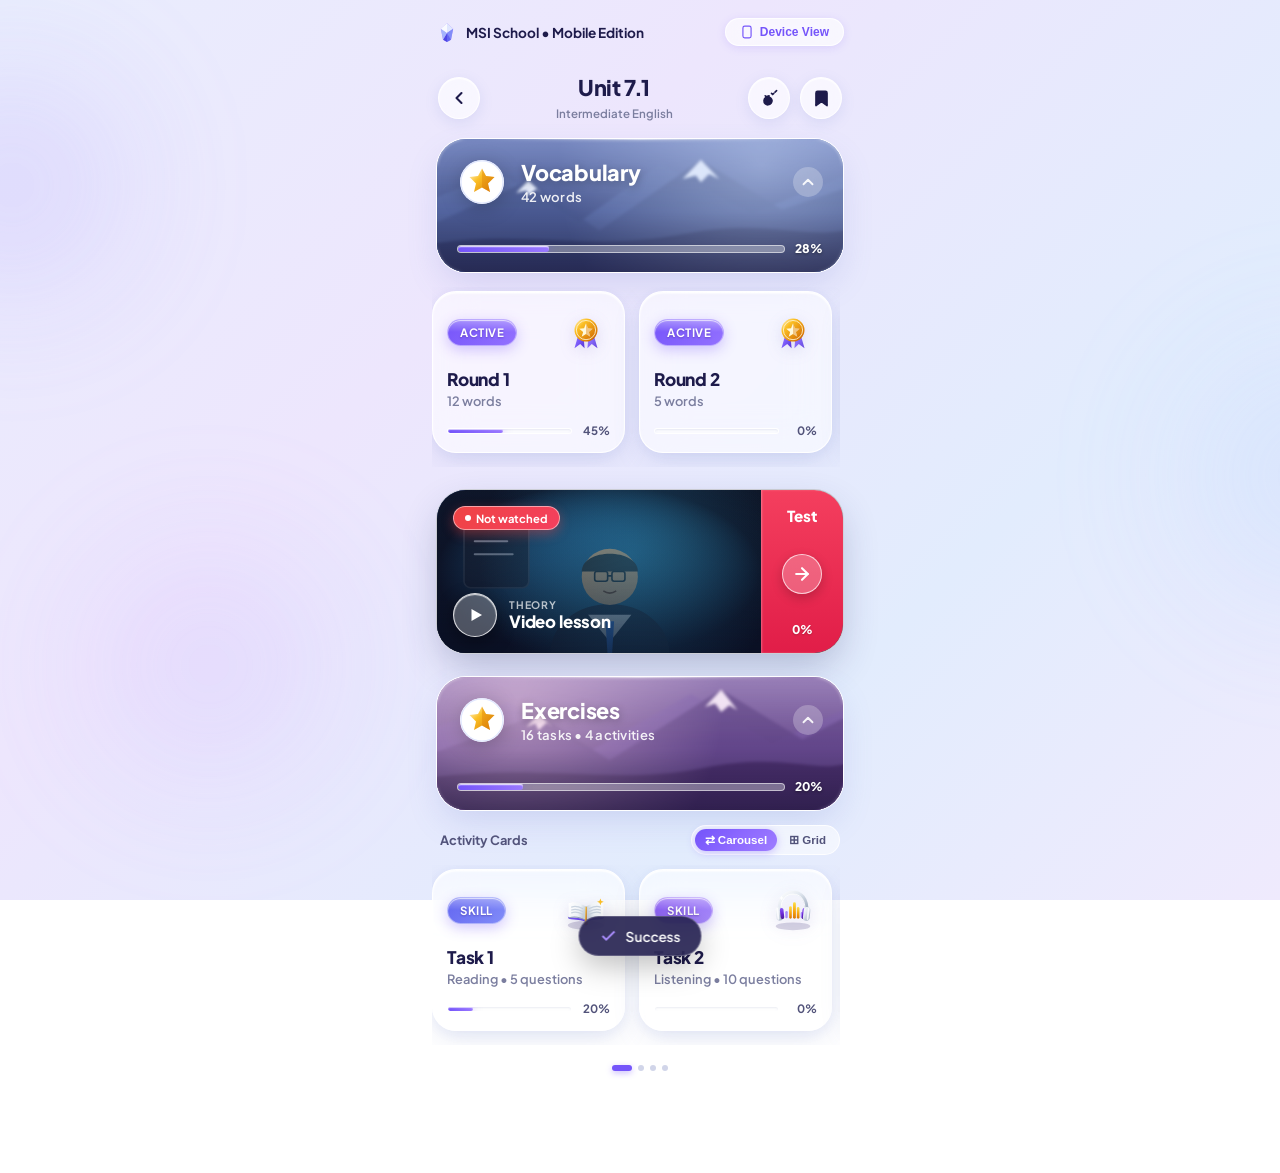
<file: index.html>
<!DOCTYPE html>
<html lang="en">
<head>
  <meta charset="UTF-8">
  <meta name="viewport" content="width=device-width, initial-scale=1.0, maximum-scale=1.0, user-scalable=no, viewport-fit=cover">
  <title>MSI School - Unit 7.1 Learning Hub</title>
  <link rel="stylesheet" href="css/glassmorphism.css">
  <link rel="stylesheet" href="css/style.css">
  <link rel="preconnect" href="https://fonts.googleapis.com">
  <link rel="preconnect" href="https://fonts.gstatic.com" crossorigin>
  <link href="https://fonts.googleapis.com/css2?family=Plus+Jakarta+Sans:wght@400;500;600;700;800;900&display=swap" rel="stylesheet">
</head>
<body>

  <!-- Ambient Glowing Background Mesh (Picture 1 Aesthetic) -->
  <div class="ambient-mesh">
    <div class="ambient-glow-orb orb-lavender"></div>
    <div class="ambient-glow-orb orb-sky"></div>
    <div class="ambient-glow-orb orb-violet"></div>
  </div>

  <!-- Desktop Controls Bar (Optional device view switch) -->
  <header class="desktop-controls-bar">
    <div class="brand-badge">
      <svg viewBox="0 0 100 100" width="22" height="22">
        <polygon points="50,10 78,35 68,85 50,95 32,85 22,35" fill="#a78bfa"/>
        <polygon points="50,10 78,35 50,55 22,35" fill="#e0e7ff"/>
        <polygon points="50,55 78,35 68,85" fill="#818cf8"/>
        <polygon points="50,55 68,85 50,95" fill="#6366f1"/>
        <polygon points="50,55 50,95 32,85" fill="#4f46e5"/>
        <polygon points="50,55 32,85 22,35" fill="#a5b4fc"/>
        <polygon points="50,10 50,55 22,35" fill="#ffffff" opacity="0.8"/>
      </svg>
      <span>MSI School • Mobile Edition</span>
    </div>
    <button class="view-toggle-btn" id="toggleViewBtn" title="Toggle phone frame or full view">
      <svg width="14" height="14" viewBox="0 0 24 24" fill="none" stroke="currentColor" stroke-width="2">
        <rect x="5" y="2" width="14" height="20" rx="3" ry="3"></rect>
        <line x1="12" y1="18" x2="12.01" y2="18"></line>
      </svg>
      <span id="viewBtnText">Device View</span>
    </button>
  </header>

  <!-- Mobile Viewport Container -->
  <main class="device-wrapper">

    <!-- ====================================================================
         TOP APP HEADER (Placement from Picture 2)
         - Left: Back Chevron button `<`
         - Center: Title `Unit 7.1`
         - Right: Key button & Bookmark button
         ==================================================================== -->
    <header class="app-header">
      <div class="header-left">
        <button class="glass-circle-btn" id="backNavBtn" aria-label="Go back">
          <svg width="20" height="20" viewBox="0 0 24 24" fill="none" stroke="currentColor" stroke-width="2.5" stroke-linecap="round" stroke-linejoin="round">
            <polyline points="15 18 9 12 15 6"></polyline>
          </svg>
        </button>
      </div>

      <div class="header-title-wrap">
        <h1 class="header-title">Unit 7.1</h1>
        <span class="header-subtitle">Intermediate English</span>
      </div>

      <div class="header-right">
        <button class="glass-circle-btn" id="keyBtn" aria-label="Keys and XP">
          <svg class="icon-key" viewBox="0 0 24 24" fill="none" stroke="currentColor" stroke-width="2" stroke-linecap="round" stroke-linejoin="round">
            <path d="M21 2l-2 2m-1.5 1.5L16 7l-1.5-1.5m-3 3L8 10l-1.5-1.5M7 11a5 5 0 1 0 7 7 5 5 0 0 0-7-7z"></path>
          </svg>
        </button>
        <button class="glass-circle-btn" id="bookmarkBtn" aria-label="Bookmark unit">
          <svg class="icon-bookmark" viewBox="0 0 24 24" fill="none" stroke="currentColor" stroke-width="2" stroke-linecap="round" stroke-linejoin="round">
            <path d="M19 21l-7-5-7 5V5a2 2 0 0 1 2-2h10a2 2 0 0 1 2 2z"></path>
          </svg>
        </button>
      </div>
    </header>

    <!-- ====================================================================
         SECTION 1 (TOP): VOCABULARY SECTION (Placement from Picture 2)
         - Banner: Mountain landscape in Picture 1 pastel aesthetic, star badge,
           "Vocabulary", "42 words", progress capsule "0%"
         - Carousel: Vocabulary cards with PURPLE BADGES (as explicitly instructed!)
         ==================================================================== -->
    <section class="content-section" id="vocabSection">
      
      <!-- Vocabulary Hero Banner Card -->
      <article class="section-hero-banner glass-panel" id="vocabBannerCard">
        <div class="banner-scenery vocab-scenery">
          <svg viewBox="0 0 400 160" preserveAspectRatio="none" style="width:100%; height:100%;">
            <path d="M 0 160 L 0 70 L 60 40 L 140 100 L 220 30 L 310 90 L 400 45 L 400 160 Z" fill="#586ba8" opacity="0.6"/>
            <path d="M 0 160 L 0 100 L 90 50 L 160 110 L 260 25 L 340 85 L 400 60 L 400 160 Z" fill="#44548c" opacity="0.8"/>
            <polygon points="260,25 242,48 255,44 260,52 268,42 278,48" fill="#e8f0fe" opacity="0.95"/>
            <polygon points="90,50 78,65 88,62 90,68 98,60 104,66" fill="#e8f0fe" opacity="0.95"/>
            <path d="M 0 160 L 0 125 C 80 110 160 135 240 115 C 320 95 360 120 400 110 L 400 160 Z" fill="#323f72" opacity="0.9"/>
          </svg>
        </div>
        <div class="banner-glass-overlay"></div>

        <div class="banner-content">
          <div class="banner-title-group">
            <!-- Glossy White Disc with 3D Golden Star -->
            <svg class="banner-star-icon" viewBox="0 0 100 100">
              <defs>
                <linearGradient id="v-star-gold" x1="0%" y1="0%" x2="100%" y2="100%">
                  <stop offset="0%" stop-color="#fffbeb"/>
                  <stop offset="40%" stop-color="#fbbf24"/>
                  <stop offset="100%" stop-color="#d97706"/>
                </linearGradient>
              </defs>
              <circle cx="50" cy="50" r="44" fill="#ffffff"/>
              <circle cx="50" cy="50" r="42" fill="none" stroke="#e0e7ff" stroke-width="2.5"/>
              <polygon points="50,23 58,38 75,40 62,53 66,70 50,61 34,70 38,53 25,40 42,38" fill="url(#v-star-gold)"/>
              <polygon points="50,23 58,38 75,40 62,53 66,70 50,61 50,23" fill="#d97706" opacity="0.35"/>
            </svg>
            <div class="banner-text">
              <h2>Vocabulary</h2>
              <p>42 words</p>
            </div>
          </div>
          <div class="banner-chevron">
            <svg width="18" height="18" viewBox="0 0 24 24" fill="none" stroke="currentColor" stroke-width="2.5" stroke-linecap="round" stroke-linejoin="round">
              <polyline points="18 15 12 9 6 15"></polyline>
            </svg>
          </div>
        </div>

        <div class="banner-progress">
          <div class="glass-progress-wrap">
            <div class="glass-progress-track">
              <div class="glass-progress-fill" style="width: 28%;"></div>
            </div>
            <span class="glass-progress-percent">28%</span>
          </div>
        </div>
      </article>

      <!-- Horizontal Carousel: Vocabulary Cards with PURPLE BADGES -->
      <div class="cards-carousel-container" id="vocabCarousel">
        
        <!-- Round 1 Card -->
        <article class="glass-carousel-card" data-vocab-round="1" data-words="12" data-progress="45">
          <div class="card-top-row">
            <!-- Explicit requirement: Purple badges on vocabulary cards -->
            <span class="glass-pill purple-badge">Active</span>
            <!-- 3D Gold Ribbon Medal -->
            <svg class="card-top-icon" viewBox="0 0 100 100">
              <defs>
                <linearGradient id="m-gold-1" x1="0%" y1="0%" x2="100%" y2="100%">
                  <stop offset="0%" stop-color="#fff5cc"/>
                  <stop offset="30%" stop-color="#fbbf24"/>
                  <stop offset="80%" stop-color="#d97706"/>
                  <stop offset="100%" stop-color="#92400e"/>
                </linearGradient>
                <linearGradient id="m-ribbon-1" x1="0%" y1="0%" x2="100%" y2="100%">
                  <stop offset="0%" stop-color="#9c7eff"/>
                  <stop offset="50%" stop-color="#7c5cfa"/>
                  <stop offset="100%" stop-color="#5533d6"/>
                </linearGradient>
              </defs>
              <path d="M 37 46 L 26 84 L 38 75 L 47 84 L 44 48 Z" fill="url(#m-ribbon-1)"/>
              <path d="M 63 46 L 74 84 L 62 75 L 53 84 L 56 48 Z" fill="url(#m-ribbon-1)" opacity="0.9"/>
              <circle cx="50" cy="46" r="24" fill="url(#m-gold-1)"/>
              <circle cx="50" cy="46" r="20" fill="none" stroke="#fff4cf" stroke-width="2" opacity="0.9"/>
              <polygon points="50,32 54,42 64,43 56,50 59,60 50,54 41,60 44,50 36,43 46,42" fill="#fff9db"/>
              <polygon points="50,32 54,42 64,43 56,50 59,60 50,54 50,32" fill="#d97706" opacity="0.4"/>
            </svg>
          </div>
          <div class="card-main-info">
            <h3 class="card-title">Round 1</h3>
            <p class="card-subtitle">12 words</p>
          </div>
          <div class="card-bottom-progress">
            <div class="glass-progress-wrap">
              <div class="glass-progress-track">
                <div class="glass-progress-fill" style="width: 45%;"></div>
              </div>
              <span class="glass-progress-percent">45%</span>
            </div>
          </div>
        </article>

        <!-- Round 2 Card -->
        <article class="glass-carousel-card" data-vocab-round="2" data-words="5" data-progress="0">
          <div class="card-top-row">
            <span class="glass-pill purple-badge">Active</span>
            <svg class="card-top-icon" viewBox="0 0 100 100">
              <defs>
                <linearGradient id="m-gold-2" x1="0%" y1="0%" x2="100%" y2="100%">
                  <stop offset="0%" stop-color="#fff5cc"/>
                  <stop offset="30%" stop-color="#fbbf24"/>
                  <stop offset="80%" stop-color="#d97706"/>
                  <stop offset="100%" stop-color="#92400e"/>
                </linearGradient>
                <linearGradient id="m-ribbon-2" x1="0%" y1="0%" x2="100%" y2="100%">
                  <stop offset="0%" stop-color="#9c7eff"/>
                  <stop offset="50%" stop-color="#7c5cfa"/>
                  <stop offset="100%" stop-color="#5533d6"/>
                </linearGradient>
              </defs>
              <path d="M 37 46 L 26 84 L 38 75 L 47 84 L 44 48 Z" fill="url(#m-ribbon-2)"/>
              <path d="M 63 46 L 74 84 L 62 75 L 53 84 L 56 48 Z" fill="url(#m-ribbon-2)" opacity="0.9"/>
              <circle cx="50" cy="46" r="24" fill="url(#m-gold-2)"/>
              <circle cx="50" cy="46" r="20" fill="none" stroke="#fff4cf" stroke-width="2" opacity="0.9"/>
              <polygon points="50,32 54,42 64,43 56,50 59,60 50,54 41,60 44,50 36,43 46,42" fill="#fff9db"/>
              <polygon points="50,32 54,42 64,43 56,50 59,60 50,54 50,32" fill="#d97706" opacity="0.4"/>
            </svg>
          </div>
          <div class="card-main-info">
            <h3 class="card-title">Round 2</h3>
            <p class="card-subtitle">5 words</p>
          </div>
          <div class="card-bottom-progress">
            <div class="glass-progress-wrap">
              <div class="glass-progress-track">
                <div class="glass-progress-fill" style="width: 0%;"></div>
              </div>
              <span class="glass-progress-percent">0%</span>
            </div>
          </div>
        </article>

        <!-- Round 3 Card -->
        <article class="glass-carousel-card" data-vocab-round="3" data-words="8" data-progress="0">
          <div class="card-top-row">
            <span class="glass-pill purple-badge">Active</span>
            <svg class="card-top-icon" viewBox="0 0 100 100">
              <defs>
                <linearGradient id="m-gold-3" x1="0%" y1="0%" x2="100%" y2="100%">
                  <stop offset="0%" stop-color="#fff5cc"/>
                  <stop offset="30%" stop-color="#fbbf24"/>
                  <stop offset="80%" stop-color="#d97706"/>
                  <stop offset="100%" stop-color="#92400e"/>
                </linearGradient>
                <linearGradient id="m-ribbon-3" x1="0%" y1="0%" x2="100%" y2="100%">
                  <stop offset="0%" stop-color="#9c7eff"/>
                  <stop offset="50%" stop-color="#7c5cfa"/>
                  <stop offset="100%" stop-color="#5533d6"/>
                </linearGradient>
              </defs>
              <path d="M 37 46 L 26 84 L 38 75 L 47 84 L 44 48 Z" fill="url(#m-ribbon-3)"/>
              <path d="M 63 46 L 74 84 L 62 75 L 53 84 L 56 48 Z" fill="url(#m-ribbon-3)" opacity="0.9"/>
              <circle cx="50" cy="46" r="24" fill="url(#m-gold-3)"/>
              <circle cx="50" cy="46" r="20" fill="none" stroke="#fff4cf" stroke-width="2" opacity="0.9"/>
              <polygon points="50,32 54,42 64,43 56,50 59,60 50,54 41,60 44,50 36,43 46,42" fill="#fff9db"/>
              <polygon points="50,32 54,42 64,43 56,50 59,60 50,54 50,32" fill="#d97706" opacity="0.4"/>
            </svg>
          </div>
          <div class="card-main-info">
            <h3 class="card-title">Round 3</h3>
            <p class="card-subtitle">8 words</p>
          </div>
          <div class="card-bottom-progress">
            <div class="glass-progress-wrap">
              <div class="glass-progress-track">
                <div class="glass-progress-fill" style="width: 0%;"></div>
              </div>
              <span class="glass-progress-percent">0%</span>
            </div>
          </div>
        </article>

        <!-- Round 4 Card -->
        <article class="glass-carousel-card" data-vocab-round="4" data-words="17" data-progress="0">
          <div class="card-top-row">
            <span class="glass-pill purple-badge">Active</span>
            <svg class="card-top-icon" viewBox="0 0 100 100">
              <defs>
                <linearGradient id="m-gold-4" x1="0%" y1="0%" x2="100%" y2="100%">
                  <stop offset="0%" stop-color="#fff5cc"/>
                  <stop offset="30%" stop-color="#fbbf24"/>
                  <stop offset="80%" stop-color="#d97706"/>
                  <stop offset="100%" stop-color="#92400e"/>
                </linearGradient>
                <linearGradient id="m-ribbon-4" x1="0%" y1="0%" x2="100%" y2="100%">
                  <stop offset="0%" stop-color="#9c7eff"/>
                  <stop offset="50%" stop-color="#7c5cfa"/>
                  <stop offset="100%" stop-color="#5533d6"/>
                </linearGradient>
              </defs>
              <path d="M 37 46 L 26 84 L 38 75 L 47 84 L 44 48 Z" fill="url(#m-ribbon-4)"/>
              <path d="M 63 46 L 74 84 L 62 75 L 53 84 L 56 48 Z" fill="url(#m-ribbon-4)" opacity="0.9"/>
              <circle cx="50" cy="46" r="24" fill="url(#m-gold-4)"/>
              <circle cx="50" cy="46" r="20" fill="none" stroke="#fff4cf" stroke-width="2" opacity="0.9"/>
              <polygon points="50,32 54,42 64,43 56,50 59,60 50,54 41,60 44,50 36,43 46,42" fill="#fff9db"/>
              <polygon points="50,32 54,42 64,43 56,50 59,60 50,54 50,32" fill="#d97706" opacity="0.4"/>
            </svg>
          </div>
          <div class="card-main-info">
            <h3 class="card-title">Round 4</h3>
            <p class="card-subtitle">17 words</p>
          </div>
          <div class="card-bottom-progress">
            <div class="glass-progress-wrap">
              <div class="glass-progress-track">
                <div class="glass-progress-fill" style="width: 0%;"></div>
              </div>
              <span class="glass-progress-percent">0%</span>
            </div>
          </div>
        </article>

      </div>
    </section>

    <!-- ====================================================================
         SECTION 2 (MIDDLE): THEORY / VIDEO LESSON (Placement from Picture 2)
         - Left: Video preview, play button, "Not watched" status badge, "THEORY / Video lesson"
         - Right: Docked "Test" action card with glowing circular arrow button & "0%"
         ==================================================================== -->
    <section class="content-section video-theory-section" id="videoSection">
      <article class="video-theory-card" id="videoLessonTrigger">
        
        <!-- Video Left Side -->
        <div class="video-preview-pane">
          <div class="video-bg-media">
            <svg viewBox="0 0 300 160" preserveAspectRatio="xMidYMid slice" style="width:100%; height:100%;">
              <defs>
                <radialGradient id="teacher-spot" cx="50%" cy="50%" r="50%">
                  <stop offset="0%" stop-color="#38bdf8" stop-opacity="0.35"/>
                  <stop offset="100%" stop-color="#0f172a" stop-opacity="0.95"/>
                </radialGradient>
              </defs>
              <rect width="300" height="160" fill="url(#teacher-spot)"/>
              <!-- Presentation whiteboard -->
              <rect x="25" y="25" width="60" height="70" rx="6" fill="#1e293b" stroke="#475569" stroke-width="1.5" opacity="0.7"/>
              <line x1="35" y1="40" x2="75" y2="40" stroke="#38bdf8" stroke-width="2" stroke-linecap="round"/>
              <line x1="35" y1="52" x2="65" y2="52" stroke="#94a3b8" stroke-width="2" stroke-linecap="round"/>
              <line x1="35" y1="64" x2="70" y2="64" stroke="#94a3b8" stroke-width="2" stroke-linecap="round"/>
              <!-- Teacher silhouette (man in suit & glasses from Picture 2) -->
              <ellipse cx="160" cy="155" rx="55" ry="45" fill="#1e293b"/>
              <path d="M 140 120 L 160 145 L 180 120 Z" fill="#ffffff" opacity="0.9"/>
              <polygon points="156,126 164,126 162,158 158,158" fill="#3b82f6"/>
              <circle cx="160" cy="85" r="26" fill="#d4a373"/>
              <path d="M 134 80 C 134 58 186 58 186 80 Z" fill="#2d2d2d"/>
              <rect x="146" y="80" width="12" height="9" rx="2" fill="none" stroke="#222" stroke-width="1.5"/>
              <rect x="162" y="80" width="12" height="9" rx="2" fill="none" stroke="#222" stroke-width="1.5"/>
              <line x1="158" y1="84" x2="162" y2="84" stroke="#222" stroke-width="1.5"/>
              <path d="M 154 98 Q 160 102 166 98" stroke="#773b18" stroke-width="1.5" fill="none"/>
            </svg>
          </div>
          <div class="video-scenery-overlay"></div>

          <!-- Video Badges & Play -->
          <div class="video-status-badge">Not watched</div>

          <div class="video-info-bottom">
            <div class="video-play-btn" id="playBtnMini">
              <svg viewBox="0 0 24 24"><polygon points="6 4 20 12 6 20 6 4"></polygon></svg>
            </div>
            <div class="video-labels">
              <span class="video-tag">Theory</span>
              <h3 class="video-title">Video lesson</h3>
            </div>
          </div>
        </div>

        <!-- Video Right Action Tab ("Test") -->
        <div class="video-test-dock" id="testDockBtn" title="Take unit test">
          <span class="test-dock-title">Test</span>
          <div class="test-arrow-btn">
            <svg width="20" height="20" viewBox="0 0 24 24" fill="none" stroke="currentColor" stroke-width="2.5" stroke-linecap="round" stroke-linejoin="round">
              <line x1="5" y1="12" x2="19" y2="12"></line>
              <polyline points="12 5 19 12 12 19"></polyline>
            </svg>
          </div>
          <span class="test-dock-percent">0%</span>
        </div>

      </article>
    </section>

    <!-- ====================================================================
         SECTION 3 (BOTTOM): ACTIVITY CARDS (ALL 4 TYPES)
         - Reading: Reading icon from Picture 1 (Open 3D book)
         - Listening: Listening icon from Picture 1 (3D headphones with sound waves)
         - Writing: Vocabulary icon from Picture 1 (3D "Aa" tile block - user instructed!)
         - Speaking: Speaking icon from Picture 1 (3D studio mic with radiating waves)
         ==================================================================== -->
    <section class="content-section activities-section" id="activitiesSection">
      
      <!-- Activities Hero Banner Card (Picture 2 Placement) -->
      <article class="section-hero-banner glass-panel" id="activitiesBannerCard">
        <div class="banner-scenery activities-scenery">
          <svg viewBox="0 0 400 160" preserveAspectRatio="none" style="width:100%; height:100%;">
            <path d="M 0 160 L 0 60 L 70 30 L 150 90 L 250 20 L 330 80 L 400 40 L 400 160 Z" fill="#7556a3" opacity="0.6"/>
            <path d="M 0 160 L 0 90 L 100 45 L 170 100 L 280 15 L 360 75 L 400 50 L 400 160 Z" fill="#5c3f84" opacity="0.8"/>
            <polygon points="280,15 264,36 274,32 280,42 288,34 296,40" fill="#f8e8f8" opacity="0.95"/>
            <polygon points="100,45 88,60 97,56 100,64 108,55 114,60" fill="#f8e8f8" opacity="0.95"/>
            <path d="M 0 160 L 0 120 C 100 105 180 130 260 110 C 340 90 370 115 400 105 L 400 160 Z" fill="#442a66" opacity="0.9"/>
          </svg>
        </div>
        <div class="banner-glass-overlay"></div>

        <div class="banner-content">
          <div class="banner-title-group">
            <!-- Glossy White Disc with Golden Star -->
            <svg class="banner-star-icon" viewBox="0 0 100 100">
              <defs>
                <linearGradient id="act-star-gold" x1="0%" y1="0%" x2="100%" y2="100%">
                  <stop offset="0%" stop-color="#fffbeb"/>
                  <stop offset="40%" stop-color="#fbbf24"/>
                  <stop offset="100%" stop-color="#d97706"/>
                </linearGradient>
              </defs>
              <circle cx="50" cy="50" r="44" fill="#ffffff"/>
              <circle cx="50" cy="50" r="42" fill="none" stroke="#e0e7ff" stroke-width="2.5"/>
              <polygon points="50,23 58,38 75,40 62,53 66,70 50,61 34,70 38,53 25,40 42,38" fill="url(#act-star-gold)"/>
              <polygon points="50,23 58,38 75,40 62,53 66,70 50,61 50,23" fill="#d97706" opacity="0.35"/>
            </svg>
            <div class="banner-text">
              <h2>Exercises</h2>
              <p>16 tasks • 4 activities</p>
            </div>
          </div>
          <div class="banner-chevron">
            <svg width="18" height="18" viewBox="0 0 24 24" fill="none" stroke="currentColor" stroke-width="2.5" stroke-linecap="round" stroke-linejoin="round">
              <polyline points="18 15 12 9 6 15"></polyline>
            </svg>
          </div>
        </div>

        <div class="banner-progress">
          <div class="glass-progress-wrap">
            <div class="glass-progress-track">
              <div class="glass-progress-fill" style="width: 20%;"></div>
            </div>
            <span class="glass-progress-percent">20%</span>
          </div>
        </div>
      </article>

      <!-- View switcher between Picture 2 Carousel and 2x2 Grid -->
      <div class="activities-view-switcher">
        <span class="activities-view-label">Activity Cards</span>
        <div class="view-mode-pills">
          <button class="view-mode-pill active" id="pillModeCarousel" title="Horizontal scroll">
            ⇄ Carousel
          </button>
          <button class="view-mode-pill" id="pillModeGrid" title="2x2 Grid view">
            ⊞ Grid
          </button>
        </div>
      </div>

      <!-- Carousel of ALL FOUR Activity Cards -->
      <div class="cards-carousel-container" id="activitiesCarousel">

        <!-- ==============================================
             ACTIVITY 1: READING (Icon from Picture 1)
             ============================================== -->
        <article class="glass-carousel-card" data-activity-type="reading">
          <div class="card-top-row">
            <span class="glass-pill purple-badge badge-skill-reading">Skill</span>
            <!-- 3D Open Book from Picture 1 -->
            <svg class="card-top-icon activity-card-icon" viewBox="0 0 100 100" title="Reading Activity">
              <defs>
                <linearGradient id="act-book-spine" x1="0%" y1="0%" x2="100%" y2="100%">
                  <stop offset="0%" stop-color="#ffe685"/>
                  <stop offset="50%" stop-color="#f59e0b"/>
                  <stop offset="100%" stop-color="#b45309"/>
                </linearGradient>
                <linearGradient id="act-page-l" x1="0%" y1="0%" x2="100%" y2="30%">
                  <stop offset="0%" stop-color="#ffffff"/>
                  <stop offset="70%" stop-color="#f1f5f9"/>
                  <stop offset="100%" stop-color="#cbd5e1"/>
                </linearGradient>
                <linearGradient id="act-page-r" x1="100%" y1="0%" x2="0%" y2="30%">
                  <stop offset="0%" stop-color="#ffffff"/>
                  <stop offset="70%" stop-color="#f1f5f9"/>
                  <stop offset="100%" stop-color="#cbd5e1"/>
                </linearGradient>
                <linearGradient id="act-cover" x1="0%" y1="0%" x2="100%" y2="100%">
                  <stop offset="0%" stop-color="#7c5cfa"/>
                  <stop offset="100%" stop-color="#5534d4"/>
                </linearGradient>
              </defs>
              <ellipse cx="50" cy="82" rx="38" ry="9" fill="#4c3d82" opacity="0.22"/>
              <path d="M 12 64 C 26 67 42 66 50 71 C 58 66 74 67 88 64 L 86 68 C 72 71 58 70 50 75 C 42 70 28 71 14 68 Z" fill="url(#act-cover)"/>
              <path d="M 48 69 L 46 80 L 50 83 L 54 80 L 52 69 Z" fill="url(#act-book-spine)"/>
              <path d="M 14 36 C 28 30 40 37 49 42 L 49 70 C 40 65 28 61 14 65 Z" fill="url(#act-page-l)"/>
              <path d="M 14 65 C 28 61 40 65 49 70 L 49 72 C 40 67 28 63 14 67 Z" fill="#94a3b8"/>
              <path d="M 20 44 C 29 40 37 44 43 47" stroke="#cbd5e1" stroke-width="2.5" stroke-linecap="round" fill="none"/>
              <path d="M 20 50 C 29 46 37 50 43 53" stroke="#cbd5e1" stroke-width="2.5" stroke-linecap="round" fill="none"/>
              <path d="M 20 56 C 29 52 37 56 43 59" stroke="#cbd5e1" stroke-width="2.5" stroke-linecap="round" fill="none"/>
              <path d="M 86 36 C 72 30 60 37 51 42 L 51 70 C 60 65 72 61 86 65 Z" fill="url(#act-page-r)"/>
              <path d="M 86 65 C 72 61 60 65 51 70 L 51 72 C 60 67 72 63 86 67 Z" fill="#94a3b8"/>
              <path d="M 80 44 C 71 40 63 44 57 47" stroke="#cbd5e1" stroke-width="2.5" stroke-linecap="round" fill="none"/>
              <path d="M 80 50 C 71 46 63 50 57 53" stroke="#cbd5e1" stroke-width="2.5" stroke-linecap="round" fill="none"/>
              <path d="M 80 56 C 71 52 63 56 57 59" stroke="#cbd5e1" stroke-width="2.5" stroke-linecap="round" fill="none"/>
              <path d="M 48 42 L 50 44 L 52 42 L 52 70 L 50 72 L 48 70 Z" fill="#64748b" opacity="0.4"/>
              <path d="M 48.5 43 L 48.5 76 L 50 78 L 51.5 76 L 51.5 43 Z" fill="url(#act-book-spine)"/>
              <polygon points="48,76 50,73 52,76 52,79 50,76.5 48,79" fill="#f59e0b"/>
              <polygon points="80,26 82,31 87,33 82,35 80,40 78,35 73,33 78,31" fill="#fbbf24"/>
            </svg>
          </div>
          <div class="card-main-info">
            <h3 class="card-title">Task 1</h3>
            <p class="card-subtitle">Reading • 5 questions</p>
          </div>
          <div class="card-bottom-progress">
            <div class="glass-progress-wrap">
              <div class="glass-progress-track">
                <div class="glass-progress-fill" style="width: 20%;"></div>
              </div>
              <span class="glass-progress-percent">20%</span>
            </div>
          </div>
        </article>

        <!-- ==============================================
             ACTIVITY 2: LISTENING (Icon from Picture 1)
             ============================================== -->
        <article class="glass-carousel-card" data-activity-type="listening">
          <div class="card-top-row">
            <span class="glass-pill purple-badge badge-skill-listening">Skill</span>
            <!-- 3D Headphones with sound waves from Picture 1 -->
            <svg class="card-top-icon activity-card-icon" viewBox="0 0 100 100" title="Listening Activity">
              <defs>
                <linearGradient id="act-hp-band" x1="0%" y1="0%" x2="100%" y2="100%">
                  <stop offset="0%" stop-color="#ffffff"/>
                  <stop offset="40%" stop-color="#e2e8f0"/>
                  <stop offset="100%" stop-color="#94a3b8"/>
                </linearGradient>
                <linearGradient id="act-hp-cushion" x1="0%" y1="0%" x2="0%" y2="100%">
                  <stop offset="0%" stop-color="#8b5cf6"/>
                  <stop offset="50%" stop-color="#6d28d9"/>
                  <stop offset="100%" stop-color="#4c1d95"/>
                </linearGradient>
                <linearGradient id="act-wave-gold" x1="0%" y1="0%" x2="0%" y2="100%">
                  <stop offset="0%" stop-color="#fde047"/>
                  <stop offset="60%" stop-color="#f59e0b"/>
                  <stop offset="100%" stop-color="#d97706"/>
                </linearGradient>
              </defs>
              <ellipse cx="50" cy="84" rx="36" ry="8" fill="#4c3d82" opacity="0.22"/>
              <path d="M 22 55 C 20 25 34 14 50 14 C 66 14 80 25 78 55" stroke="url(#act-hp-band)" stroke-width="8" stroke-linecap="round" fill="none"/>
              <path d="M 25 50 C 24 28 35 17 50 17 C 65 17 76 28 75 50" stroke="#ffffff" stroke-width="2" stroke-linecap="round" fill="none" opacity="0.9"/>
              <rect x="34" y="52" width="5" height="15" rx="2.5" fill="#a78bfa"/>
              <rect x="42" y="42" width="5.5" height="26" rx="2.75" fill="url(#act-wave-gold)"/>
              <rect x="50" y="34" width="6" height="34" rx="3" fill="url(#act-wave-gold)"/>
              <rect x="58" y="44" width="5.5" height="24" rx="2.75" fill="url(#act-wave-gold)"/>
              <rect x="66" y="54" width="5" height="13" rx="2.5" fill="#a78bfa"/>
              <g transform="translate(13, 44) rotate(-6)">
                <rect x="0" y="0" width="14" height="29" rx="7" fill="url(#act-hp-band)"/>
                <rect x="2" y="2" width="4" height="25" rx="2" fill="#ffffff" opacity="0.8"/>
                <rect x="9" y="3" width="7.5" height="23" rx="3.75" fill="url(#act-hp-cushion)"/>
              </g>
              <g transform="translate(73, 43) rotate(6)">
                <rect x="-2.5" y="3" width="7.5" height="23" rx="3.75" fill="url(#act-hp-cushion)"/>
                <rect x="0" y="0" width="14" height="29" rx="7" fill="url(#act-hp-band)"/>
                <rect x="8" y="2" width="4" height="25" rx="2" fill="#ffffff" opacity="0.8"/>
              </g>
              <polygon points="26,20 27.5,23.5 31,25 27.5,26.5 26,30 24.5,26.5 21,25 24.5,23.5" fill="#ffffff"/>
            </svg>
          </div>
          <div class="card-main-info">
            <h3 class="card-title">Task 2</h3>
            <p class="card-subtitle">Listening • 10 questions</p>
          </div>
          <div class="card-bottom-progress">
            <div class="glass-progress-wrap">
              <div class="glass-progress-track">
                <div class="glass-progress-fill" style="width: 0%;"></div>
              </div>
              <span class="glass-progress-percent">0%</span>
            </div>
          </div>
        </article>

        <!-- ==============================================
             ACTIVITY 3: WRITING
             (Icon: Vocabulary "Aa" Tile from Picture 1 - per prompt instruction)
             ============================================== -->
        <article class="glass-carousel-card" data-activity-type="writing">
          <div class="card-top-row">
            <span class="glass-pill purple-badge badge-skill-writing">Skill</span>
            <!-- Prompt: "For writing icon use vocabulary icon in the first picture." -->
            <svg class="card-top-icon activity-card-icon" viewBox="0 0 100 100" title="Writing Activity (Vocabulary Icon)">
              <defs>
                <linearGradient id="act-tile-face" x1="0%" y1="0%" x2="100%" y2="100%">
                  <stop offset="0%" stop-color="#b197ff"/>
                  <stop offset="45%" stop-color="#8f6cf8"/>
                  <stop offset="100%" stop-color="#7048f5"/>
                </linearGradient>
                <linearGradient id="act-tile-side-l" x1="0%" y1="0%" x2="100%" y2="100%">
                  <stop offset="0%" stop-color="#6741dc"/>
                  <stop offset="100%" stop-color="#4924b8"/>
                </linearGradient>
                <linearGradient id="act-tile-side-r" x1="0%" y1="0%" x2="100%" y2="100%">
                  <stop offset="0%" stop-color="#552ec7"/>
                  <stop offset="100%" stop-color="#3b17a1"/>
                </linearGradient>
              </defs>
              <path d="M 16 62 L 50 82 L 84 62 L 50 45 Z" fill="#4c3d82" opacity="0.25"/>
              <path d="M 14 50 L 50 71 L 50 80 L 14 59 Z" fill="url(#act-tile-side-l)"/>
              <path d="M 50 71 L 86 50 L 86 59 L 50 80 Z" fill="url(#act-tile-side-r)"/>
              <path d="M 50 22 C 53 20 57 20 60 22 L 84 39 C 87 41 87 45 84 48 L 60 65 C 57 67 53 67 50 65 L 16 48 C 13 45 13 41 16 39 Z" fill="url(#act-tile-face)"/>
              <path d="M 18 40 L 50 23 L 82 40" stroke="#ffffff" stroke-width="2.2" stroke-linecap="round" fill="none" opacity="0.95"/>
              <path d="M 50 66 L 83 48" stroke="#d5bfff" stroke-width="1.2" stroke-linecap="round" fill="none" opacity="0.6"/>
              <text x="32" y="52" font-family="'Plus Jakarta Sans', system-ui, sans-serif" font-size="28" font-weight="900" fill="#361794" opacity="0.5">A</text>
              <text x="31" y="50" font-family="'Plus Jakarta Sans', system-ui, sans-serif" font-size="28" font-weight="900" fill="#ffffff">A</text>
              <text x="56" y="52" font-family="'Plus Jakarta Sans', system-ui, sans-serif" font-size="22" font-weight="900" fill="#361794" opacity="0.5">a</text>
              <text x="55" y="50" font-family="'Plus Jakarta Sans', system-ui, sans-serif" font-size="22" font-weight="900" fill="#ffffff">a</text>
              <polygon points="76,19 77.5,22.5 81,24 77.5,25.5 76,29 74.5,25.5 71,24 74.5,22.5" fill="#ffffff"/>
              <polygon points="84,27 85,29.5 88,31 85,32.5 84,35 83,32.5 80,31 83,29.5" fill="#fbbf24"/>
            </svg>
          </div>
          <div class="card-main-info">
            <h3 class="card-title">Task 3</h3>
            <p class="card-subtitle">Writing • 8 questions</p>
          </div>
          <div class="card-bottom-progress">
            <div class="glass-progress-wrap">
              <div class="glass-progress-track">
                <div class="glass-progress-fill" style="width: 0%;"></div>
              </div>
              <span class="glass-progress-percent">0%</span>
            </div>
          </div>
        </article>

        <!-- ==============================================
             ACTIVITY 4: SPEAKING (Icon from Picture 1)
             ============================================== -->
        <article class="glass-carousel-card" data-activity-type="speaking">
          <div class="card-top-row">
            <span class="glass-pill purple-badge badge-skill-speaking">Skill</span>
            <!-- 3D Studio Mic + Golden Waves from Picture 1 -->
            <svg class="card-top-icon activity-card-icon" viewBox="0 0 100 100" title="Speaking Activity">
              <defs>
                <linearGradient id="act-mic-head" x1="0%" y1="0%" x2="100%" y2="100%">
                  <stop offset="0%" stop-color="#ffffff"/>
                  <stop offset="45%" stop-color="#cbd5e1"/>
                  <stop offset="100%" stop-color="#94a3b8"/>
                </linearGradient>
                <linearGradient id="act-mic-body" x1="0%" y1="0%" x2="100%" y2="100%">
                  <stop offset="0%" stop-color="#9d7eff"/>
                  <stop offset="45%" stop-color="#7c5cfa"/>
                  <stop offset="100%" stop-color="#5a38db"/>
                </linearGradient>
                <linearGradient id="act-mic-metal" x1="0%" y1="0%" x2="100%" y2="100%">
                  <stop offset="0%" stop-color="#ffffff"/>
                  <stop offset="50%" stop-color="#e2e8f0"/>
                  <stop offset="100%" stop-color="#94a3b8"/>
                </linearGradient>
              </defs>
              <ellipse cx="44" cy="85" rx="26" ry="7" fill="#4c3d82" opacity="0.22"/>
              <ellipse cx="42" cy="81" rx="18" ry="5.5" fill="url(#act-mic-metal)"/>
              <ellipse cx="42" cy="79" rx="16" ry="4" fill="#f1f5f9"/>
              <rect x="40" y="60" width="4.5" height="20" rx="2.25" fill="url(#act-mic-metal)"/>
              <path d="M 27 45 C 27 63 57 63 57 45" stroke="url(#act-mic-metal)" stroke-width="4" stroke-linecap="round" fill="none"/>
              <circle cx="27" cy="45" r="3" fill="#7c5cfa"/>
              <circle cx="57" cy="45" r="3" fill="#7c5cfa"/>
              <rect x="32" y="20" width="20" height="36" rx="10" fill="url(#act-mic-body)"/>
              <path d="M 32 32 C 32 22 36 20 42 20 C 48 20 52 22 52 32 Z" fill="url(#act-mic-head)"/>
              <line x1="33" y1="25" x2="51" y2="25" stroke="#94a3b8" stroke-width="1.2"/>
              <line x1="32.5" y1="29" x2="51.5" y2="29" stroke="#94a3b8" stroke-width="1.2"/>
              <line x1="32" y1="33" x2="52" y2="33" stroke="#ffffff" stroke-width="1.6"/>
              <rect x="34" y="22" width="2.2" height="30" rx="1.1" fill="#ffffff" opacity="0.6"/>
              <path d="M 64 36 C 68 40 68 46 64 50" stroke="#f59e0b" stroke-width="3.5" stroke-linecap="round" fill="none"/>
              <path d="M 72 31 C 78 37 78 49 72 55" stroke="#f59e0b" stroke-width="3.5" stroke-linecap="round" fill="none"/>
              <path d="M 80 26 C 88 34 88 52 80 60" stroke="#f59e0b" stroke-width="3.5" stroke-linecap="round" fill="none"/>
              <polygon points="23,19 24.5,22.5 28,24 24.5,25.5 23,29 21.5,25.5 18,24 21.5,22.5" fill="#fbbf24"/>
            </svg>
          </div>
          <div class="card-main-info">
            <h3 class="card-title">Task 4</h3>
            <p class="card-subtitle">Speaking • 6 questions</p>
          </div>
          <div class="card-bottom-progress">
            <div class="glass-progress-wrap">
              <div class="glass-progress-track">
                <div class="glass-progress-fill" style="width: 0%;"></div>
              </div>
              <span class="glass-progress-percent">0%</span>
            </div>
          </div>
        </article>

      </div>

      <!-- Carousel indicator dots -->
      <div class="carousel-dots" id="activityDots">
        <div class="carousel-dot active"></div>
        <div class="carousel-dot"></div>
        <div class="carousel-dot"></div>
        <div class="carousel-dot"></div>
      </div>

    </section>

  </main>

  <!-- Interactive Modal Overlays -->
  <div class="modal-backdrop" id="appModalBackdrop">
    <div class="glass-modal-card" id="appModalCard">
      <button class="modal-close-btn" id="modalCloseBtn" aria-label="Close dialog">&times;</button>
      <div id="modalDynamicBody"></div>
    </div>
  </div>

  <!-- Toast Notification -->
  <div class="glass-toast" id="appToast">
    <svg width="18" height="18" viewBox="0 0 24 24" fill="none" stroke="#a78bfa" stroke-width="2.5"><polyline points="20 6 9 17 4 12"></polyline></svg>
    <span id="toastMessage">Success</span>
  </div>

  <script src="js/audio.js"></script>
  <script src="js/app.js"></script>
</body>
</html>
</file>
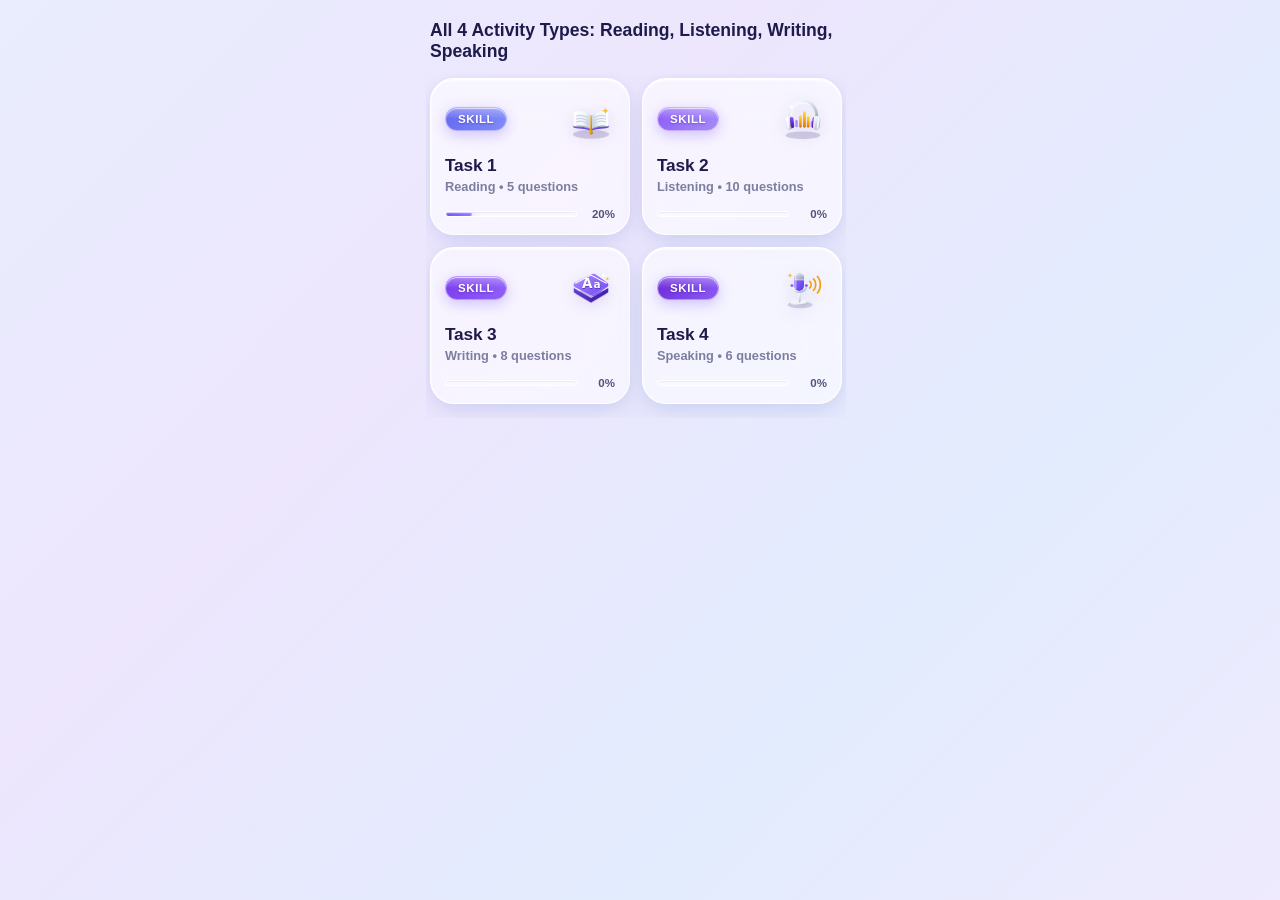
<file: test_activities.html>
<!DOCTYPE html>
<html>
<head>
  <meta charset="UTF-8">
  <link rel="stylesheet" href="css/glassmorphism.css">
  <link rel="stylesheet" href="css/style.css">
  <style>
    body { padding: 20px; }
    .test-box { width: 420px; margin: 0 auto; }
  </style>
</head>
<body>
  <div class="test-box">
    <h2 style="margin-bottom: 12px; font-size:1.1rem; color:#1e1b4b;">All 4 Activity Types: Reading, Listening, Writing, Speaking</h2>
    <div class="cards-carousel-container grid-view-mode">
      
      <!-- Card 1: Reading -->
      <article class="glass-carousel-card" style="min-width:0; flex:none;">
        <div class="card-top-row">
          <span class="glass-pill purple-badge badge-skill-reading">Skill</span>
          <svg class="card-top-icon activity-card-icon" viewBox="0 0 100 100">
            <defs>
              <linearGradient id="g-book-spine" x1="0%" y1="0%" x2="100%" y2="100%">
                <stop offset="0%" stop-color="#ffe685"/><stop offset="50%" stop-color="#f59e0b"/><stop offset="100%" stop-color="#b45309"/>
              </linearGradient>
              <linearGradient id="g-page-l" x1="0%" y1="0%" x2="100%" y2="30%">
                <stop offset="0%" stop-color="#ffffff"/><stop offset="70%" stop-color="#f1f5f9"/><stop offset="100%" stop-color="#cbd5e1"/>
              </linearGradient>
              <linearGradient id="g-page-r" x1="100%" y1="0%" x2="0%" y2="30%">
                <stop offset="0%" stop-color="#ffffff"/><stop offset="70%" stop-color="#f1f5f9"/><stop offset="100%" stop-color="#cbd5e1"/>
              </linearGradient>
              <linearGradient id="g-cover" x1="0%" y1="0%" x2="100%" y2="100%">
                <stop offset="0%" stop-color="#7c5cfa"/><stop offset="100%" stop-color="#5534d4"/>
              </linearGradient>
            </defs>
            <ellipse cx="50" cy="82" rx="38" ry="9" fill="#4c3d82" opacity="0.22"/>
            <path d="M 12 64 C 26 67 42 66 50 71 C 58 66 74 67 88 64 L 86 68 C 72 71 58 70 50 75 C 42 70 28 71 14 68 Z" fill="url(#g-cover)"/>
            <path d="M 48 69 L 46 80 L 50 83 L 54 80 L 52 69 Z" fill="url(#g-book-spine)"/>
            <path d="M 14 36 C 28 30 40 37 49 42 L 49 70 C 40 65 28 61 14 65 Z" fill="url(#g-page-l)"/>
            <path d="M 14 65 C 28 61 40 65 49 70 L 49 72 C 40 67 28 63 14 67 Z" fill="#94a3b8"/>
            <path d="M 20 44 C 29 40 37 44 43 47" stroke="#cbd5e1" stroke-width="2.5" stroke-linecap="round" fill="none"/>
            <path d="M 20 50 C 29 46 37 50 43 53" stroke="#cbd5e1" stroke-width="2.5" stroke-linecap="round" fill="none"/>
            <path d="M 20 56 C 29 52 37 56 43 59" stroke="#cbd5e1" stroke-width="2.5" stroke-linecap="round" fill="none"/>
            <path d="M 86 36 C 72 30 60 37 51 42 L 51 70 C 60 65 72 61 86 65 Z" fill="url(#g-page-r)"/>
            <path d="M 86 65 C 72 61 60 65 51 70 L 51 72 C 60 67 72 63 86 67 Z" fill="#94a3b8"/>
            <path d="M 80 44 C 71 40 63 44 57 47" stroke="#cbd5e1" stroke-width="2.5" stroke-linecap="round" fill="none"/>
            <path d="M 80 50 C 71 46 63 50 57 53" stroke="#cbd5e1" stroke-width="2.5" stroke-linecap="round" fill="none"/>
            <path d="M 80 56 C 71 52 63 56 57 59" stroke="#cbd5e1" stroke-width="2.5" stroke-linecap="round" fill="none"/>
            <path d="M 48 42 L 50 44 L 52 42 L 52 70 L 50 72 L 48 70 Z" fill="#64748b" opacity="0.4"/>
            <path d="M 48.5 43 L 48.5 76 L 50 78 L 51.5 76 L 51.5 43 Z" fill="url(#g-book-spine)"/>
            <polygon points="48,76 50,73 52,76 52,79 50,76.5 48,79" fill="#f59e0b"/>
            <polygon points="80,26 82,31 87,33 82,35 80,40 78,35 73,33 78,31" fill="#fbbf24"/>
          </svg>
        </div>
        <div class="card-main-info">
          <h3 class="card-title">Task 1</h3>
          <p class="card-subtitle">Reading • 5 questions</p>
        </div>
        <div class="card-bottom-progress">
          <div class="glass-progress-wrap">
            <div class="glass-progress-track">
              <div class="glass-progress-fill" style="width: 20%;"></div>
            </div>
            <span class="glass-progress-percent">20%</span>
          </div>
        </div>
      </article>

      <!-- Card 2: Listening -->
      <article class="glass-carousel-card" style="min-width:0; flex:none;">
        <div class="card-top-row">
          <span class="glass-pill purple-badge badge-skill-listening">Skill</span>
          <svg class="card-top-icon activity-card-icon" viewBox="0 0 100 100">
            <defs>
              <linearGradient id="g-hp-band" x1="0%" y1="0%" x2="100%" y2="100%">
                <stop offset="0%" stop-color="#ffffff"/><stop offset="40%" stop-color="#e2e8f0"/><stop offset="100%" stop-color="#94a3b8"/>
              </linearGradient>
              <linearGradient id="g-hp-cushion" x1="0%" y1="0%" x2="0%" y2="100%">
                <stop offset="0%" stop-color="#8b5cf6"/><stop offset="50%" stop-color="#6d28d9"/><stop offset="100%" stop-color="#4c1d95"/>
              </linearGradient>
              <linearGradient id="g-wave-gold" x1="0%" y1="0%" x2="0%" y2="100%">
                <stop offset="0%" stop-color="#fde047"/><stop offset="60%" stop-color="#f59e0b"/><stop offset="100%" stop-color="#d97706"/>
              </linearGradient>
            </defs>
            <ellipse cx="50" cy="84" rx="36" ry="8" fill="#4c3d82" opacity="0.22"/>
            <path d="M 22 55 C 20 25 34 14 50 14 C 66 14 80 25 78 55" stroke="url(#g-hp-band)" stroke-width="8" stroke-linecap="round" fill="none"/>
            <path d="M 25 50 C 24 28 35 17 50 17 C 65 17 76 28 75 50" stroke="#ffffff" stroke-width="2" stroke-linecap="round" fill="none" opacity="0.9"/>
            <rect x="34" y="52" width="5" height="15" rx="2.5" fill="#a78bfa"/>
            <rect x="42" y="42" width="5.5" height="26" rx="2.75" fill="url(#g-wave-gold)"/>
            <rect x="50" y="34" width="6" height="34" rx="3" fill="url(#g-wave-gold)"/>
            <rect x="58" y="44" width="5.5" height="24" rx="2.75" fill="url(#g-wave-gold)"/>
            <rect x="66" y="54" width="5" height="13" rx="2.5" fill="#a78bfa"/>
            <g transform="translate(13, 44) rotate(-6)">
              <rect x="0" y="0" width="14" height="29" rx="7" fill="url(#g-hp-band)"/>
              <rect x="2" y="2" width="4" height="25" rx="2" fill="#ffffff" opacity="0.8"/>
              <rect x="9" y="3" width="7.5" height="23" rx="3.75" fill="url(#g-hp-cushion)"/>
            </g>
            <g transform="translate(73, 43) rotate(6)">
              <rect x="-2.5" y="3" width="7.5" height="23" rx="3.75" fill="url(#g-hp-cushion)"/>
              <rect x="0" y="0" width="14" height="29" rx="7" fill="url(#g-hp-band)"/>
              <rect x="8" y="2" width="4" height="25" rx="2" fill="#ffffff" opacity="0.8"/>
            </g>
            <polygon points="26,20 27.5,23.5 31,25 27.5,26.5 26,30 24.5,26.5 21,25 24.5,23.5" fill="#ffffff"/>
          </svg>
        </div>
        <div class="card-main-info">
          <h3 class="card-title">Task 2</h3>
          <p class="card-subtitle">Listening • 10 questions</p>
        </div>
        <div class="card-bottom-progress">
          <div class="glass-progress-wrap">
            <div class="glass-progress-track">
              <div class="glass-progress-fill" style="width: 0%;"></div>
            </div>
            <span class="glass-progress-percent">0%</span>
          </div>
        </div>
      </article>

      <!-- Card 3: Writing (Aa Tile from Picture 1) -->
      <article class="glass-carousel-card" style="min-width:0; flex:none;">
        <div class="card-top-row">
          <span class="glass-pill purple-badge badge-skill-writing">Skill</span>
          <svg class="card-top-icon activity-card-icon" viewBox="0 0 100 100">
            <defs>
              <linearGradient id="g-tile-face" x1="0%" y1="0%" x2="100%" y2="100%">
                <stop offset="0%" stop-color="#b197ff"/><stop offset="45%" stop-color="#8f6cf8"/><stop offset="100%" stop-color="#7048f5"/>
              </linearGradient>
              <linearGradient id="g-tile-side-l" x1="0%" y1="0%" x2="100%" y2="100%">
                <stop offset="0%" stop-color="#6741dc"/><stop offset="100%" stop-color="#4924b8"/>
              </linearGradient>
              <linearGradient id="g-tile-side-r" x1="0%" y1="0%" x2="100%" y2="100%">
                <stop offset="0%" stop-color="#552ec7"/><stop offset="100%" stop-color="#3b17a1"/>
              </linearGradient>
            </defs>
            <path d="M 16 62 L 50 82 L 84 62 L 50 45 Z" fill="#4c3d82" opacity="0.25"/>
            <path d="M 14 50 L 50 71 L 50 80 L 14 59 Z" fill="url(#g-tile-side-l)"/>
            <path d="M 50 71 L 86 50 L 86 59 L 50 80 Z" fill="url(#g-tile-side-r)"/>
            <path d="M 50 22 C 53 20 57 20 60 22 L 84 39 C 87 41 87 45 84 48 L 60 65 C 57 67 53 67 50 65 L 16 48 C 13 45 13 41 16 39 Z" fill="url(#g-tile-face)"/>
            <path d="M 18 40 L 50 23 L 82 40" stroke="#ffffff" stroke-width="2.2" stroke-linecap="round" fill="none" opacity="0.95"/>
            <path d="M 50 66 L 83 48" stroke="#d5bfff" stroke-width="1.2" stroke-linecap="round" fill="none" opacity="0.6"/>
            <text x="32" y="52" font-family="'Plus Jakarta Sans', system-ui, sans-serif" font-size="28" font-weight="900" fill="#361794" opacity="0.5">A</text>
            <text x="31" y="50" font-family="'Plus Jakarta Sans', system-ui, sans-serif" font-size="28" font-weight="900" fill="#ffffff">A</text>
            <text x="56" y="52" font-family="'Plus Jakarta Sans', system-ui, sans-serif" font-size="22" font-weight="900" fill="#361794" opacity="0.5">a</text>
            <text x="55" y="50" font-family="'Plus Jakarta Sans', system-ui, sans-serif" font-size="22" font-weight="900" fill="#ffffff">a</text>
            <polygon points="76,19 77.5,22.5 81,24 77.5,25.5 76,29 74.5,25.5 71,24 74.5,22.5" fill="#ffffff"/>
            <polygon points="84,27 85,29.5 88,31 85,32.5 84,35 83,32.5 80,31 83,29.5" fill="#fbbf24"/>
          </svg>
        </div>
        <div class="card-main-info">
          <h3 class="card-title">Task 3</h3>
          <p class="card-subtitle">Writing • 8 questions</p>
        </div>
        <div class="card-bottom-progress">
          <div class="glass-progress-wrap">
            <div class="glass-progress-track">
              <div class="glass-progress-fill" style="width: 0%;"></div>
            </div>
            <span class="glass-progress-percent">0%</span>
          </div>
        </div>
      </article>

      <!-- Card 4: Speaking -->
      <article class="glass-carousel-card" style="min-width:0; flex:none;">
        <div class="card-top-row">
          <span class="glass-pill purple-badge badge-skill-speaking">Skill</span>
          <svg class="card-top-icon activity-card-icon" viewBox="0 0 100 100">
            <defs>
              <linearGradient id="g-mic-head" x1="0%" y1="0%" x2="100%" y2="100%">
                <stop offset="0%" stop-color="#ffffff"/><stop offset="45%" stop-color="#cbd5e1"/><stop offset="100%" stop-color="#94a3b8"/>
              </linearGradient>
              <linearGradient id="g-mic-body" x1="0%" y1="0%" x2="100%" y2="100%">
                <stop offset="0%" stop-color="#9d7eff"/><stop offset="45%" stop-color="#7c5cfa"/><stop offset="100%" stop-color="#5a38db"/>
              </linearGradient>
              <linearGradient id="g-mic-metal" x1="0%" y1="0%" x2="100%" y2="100%">
                <stop offset="0%" stop-color="#ffffff"/><stop offset="50%" stop-color="#e2e8f0"/><stop offset="100%" stop-color="#94a3b8"/>
              </linearGradient>
            </defs>
            <ellipse cx="44" cy="85" rx="26" ry="7" fill="#4c3d82" opacity="0.22"/>
            <ellipse cx="42" cy="81" rx="18" ry="5.5" fill="url(#g-mic-metal)"/>
            <ellipse cx="42" cy="79" rx="16" ry="4" fill="#f1f5f9"/>
            <rect x="40" y="60" width="4.5" height="20" rx="2.25" fill="url(#g-mic-metal)"/>
            <path d="M 27 45 C 27 63 57 63 57 45" stroke="url(#g-mic-metal)" stroke-width="4" stroke-linecap="round" fill="none"/>
            <circle cx="27" cy="45" r="3" fill="#7c5cfa"/>
            <circle cx="57" cy="45" r="3" fill="#7c5cfa"/>
            <rect x="32" y="20" width="20" height="36" rx="10" fill="url(#g-mic-body)"/>
            <path d="M 32 32 C 32 22 36 20 42 20 C 48 20 52 22 52 32 Z" fill="url(#g-mic-head)"/>
            <line x1="33" y1="25" x2="51" y2="25" stroke="#94a3b8" stroke-width="1.2"/>
            <line x1="32.5" y1="29" x2="51.5" y2="29" stroke="#94a3b8" stroke-width="1.2"/>
            <line x1="32" y1="33" x2="52" y2="33" stroke="#ffffff" stroke-width="1.6"/>
            <rect x="34" y="22" width="2.2" height="30" rx="1.1" fill="#ffffff" opacity="0.6"/>
            <path d="M 64 36 C 68 40 68 46 64 50" stroke="#f59e0b" stroke-width="3.5" stroke-linecap="round" fill="none"/>
            <path d="M 72 31 C 78 37 78 49 72 55" stroke="#f59e0b" stroke-width="3.5" stroke-linecap="round" fill="none"/>
            <path d="M 80 26 C 88 34 88 52 80 60" stroke="#f59e0b" stroke-width="3.5" stroke-linecap="round" fill="none"/>
            <polygon points="23,19 24.5,22.5 28,24 24.5,25.5 23,29 21.5,25.5 18,24 21.5,22.5" fill="#fbbf24"/>
          </svg>
        </div>
        <div class="card-main-info">
          <h3 class="card-title">Task 4</h3>
          <p class="card-subtitle">Speaking • 6 questions</p>
        </div>
        <div class="card-bottom-progress">
          <div class="glass-progress-wrap">
            <div class="glass-progress-track">
              <div class="glass-progress-fill" style="width: 0%;"></div>
            </div>
            <span class="glass-progress-percent">0%</span>
          </div>
        </div>
      </article>

    </div>
  </div>
</body>
</html>
</file>
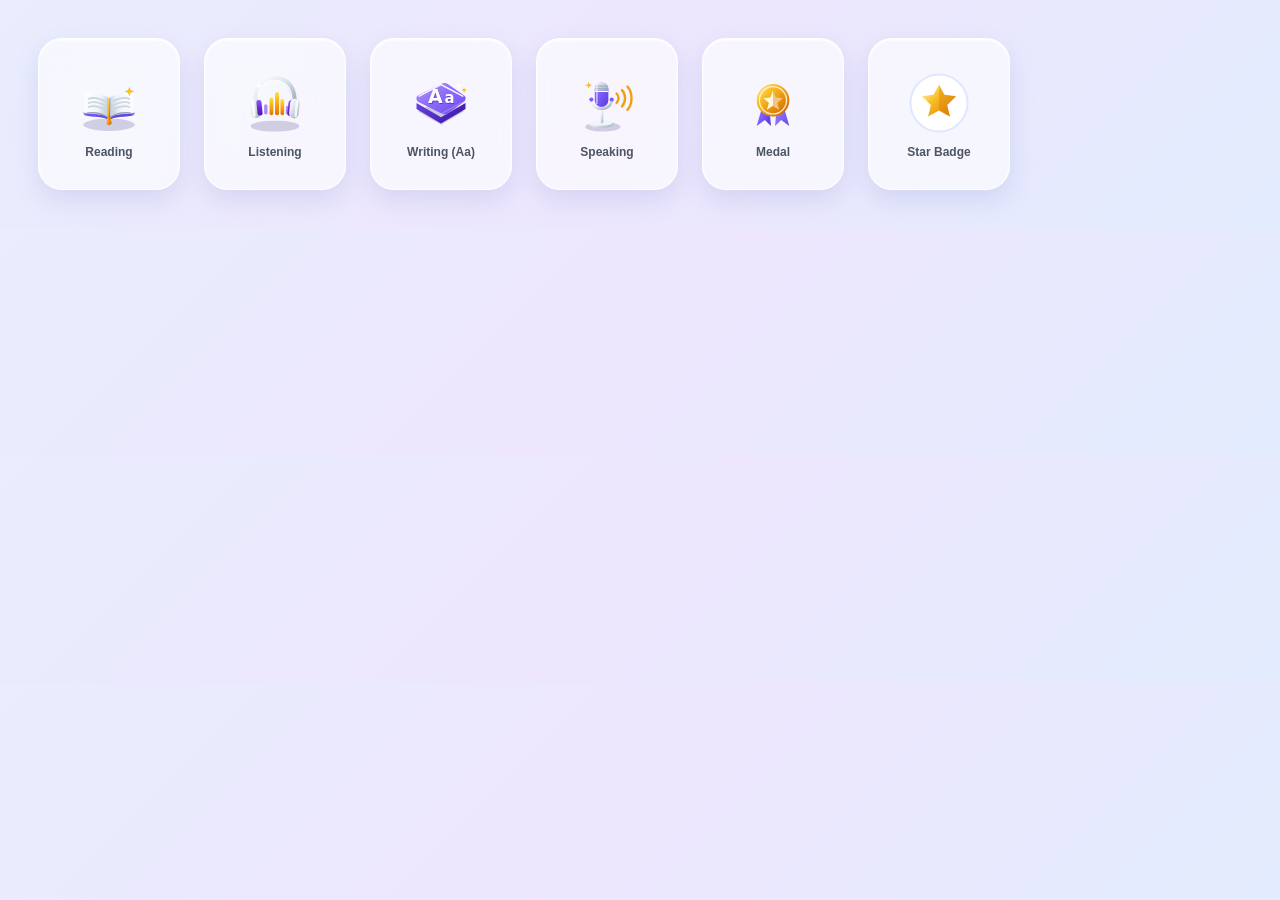
<file: test_icons.html>
<!DOCTYPE html>
<html>
<head>
<meta charset="UTF-8">
<style>
  body {
    background: linear-gradient(135deg, #e9edfd 0%, #ede6fd 50%, #e2ecfd 100%);
    display: flex;
    flex-wrap: wrap;
    gap: 24px;
    padding: 30px;
    font-family: sans-serif;
  }
  .card {
    width: 140px;
    height: 150px;
    background: rgba(255, 255, 255, 0.6);
    backdrop-filter: blur(16px);
    border: 1.5px solid rgba(255, 255, 255, 0.9);
    border-radius: 24px;
    display: flex;
    flex-direction: column;
    align-items: center;
    justify-content: center;
    gap: 8px;
    box-shadow: 0 10px 25px rgba(110, 125, 200, 0.18), inset 0 1.5px 1.5px rgba(255, 255, 255, 0.95);
  }
  .card span {
    font-size: 0.75rem;
    font-weight: 700;
    color: #4b5563;
  }
  svg {
    width: 68px;
    height: 68px;
  }
</style>
</head>
<body>

  <!-- Test Card 1: Reading -->
  <div class="card">
    <svg viewBox="0 0 100 100">
      <defs>
        <linearGradient id="t-book-spine" x1="0%" y1="0%" x2="100%" y2="100%">
          <stop offset="0%" stop-color="#ffe685"/>
          <stop offset="50%" stop-color="#f59e0b"/>
          <stop offset="100%" stop-color="#b45309"/>
        </linearGradient>
        <linearGradient id="t-page-l" x1="0%" y1="0%" x2="100%" y2="30%">
          <stop offset="0%" stop-color="#ffffff"/>
          <stop offset="70%" stop-color="#f1f5f9"/>
          <stop offset="100%" stop-color="#cbd5e1"/>
        </linearGradient>
        <linearGradient id="t-page-r" x1="100%" y1="0%" x2="0%" y2="30%">
          <stop offset="0%" stop-color="#ffffff"/>
          <stop offset="70%" stop-color="#f1f5f9"/>
          <stop offset="100%" stop-color="#cbd5e1"/>
        </linearGradient>
        <linearGradient id="t-cover" x1="0%" y1="0%" x2="100%" y2="100%">
          <stop offset="0%" stop-color="#7c5cfa"/>
          <stop offset="100%" stop-color="#5534d4"/>
        </linearGradient>
      </defs>
      <!-- Base Shadow -->
      <ellipse cx="50" cy="82" rx="38" ry="9" fill="#4c3d82" opacity="0.22"/>
      <!-- Outer book cover base -->
      <path d="M 12 64 C 26 67 42 66 50 71 C 58 66 74 67 88 64 L 86 68 C 72 71 58 70 50 75 C 42 70 28 71 14 68 Z" fill="url(#t-cover)"/>
      <!-- Golden spine bottom -->
      <path d="M 48 69 L 46 80 L 50 83 L 54 80 L 52 69 Z" fill="url(#t-book-spine)"/>
      <!-- Left Page Curved Block -->
      <path d="M 14 36 C 28 30 40 37 49 42 L 49 70 C 40 65 28 61 14 65 Z" fill="url(#t-page-l)"/>
      <!-- Left Page Thickness layers -->
      <path d="M 14 65 C 28 61 40 65 49 70 L 49 72 C 40 67 28 63 14 67 Z" fill="#94a3b8"/>
      <!-- Left Page Lines -->
      <path d="M 20 44 C 29 40 37 44 43 47" stroke="#cbd5e1" stroke-width="2.5" stroke-linecap="round" fill="none"/>
      <path d="M 20 50 C 29 46 37 50 43 53" stroke="#cbd5e1" stroke-width="2.5" stroke-linecap="round" fill="none"/>
      <path d="M 20 56 C 29 52 37 56 43 59" stroke="#cbd5e1" stroke-width="2.5" stroke-linecap="round" fill="none"/>
      <!-- Right Page Curved Block -->
      <path d="M 86 36 C 72 30 60 37 51 42 L 51 70 C 60 65 72 61 86 65 Z" fill="url(#t-page-r)"/>
      <!-- Right Page Thickness layers -->
      <path d="M 86 65 C 72 61 60 65 51 70 L 51 72 C 60 67 72 63 86 67 Z" fill="#94a3b8"/>
      <!-- Right Page Lines -->
      <path d="M 80 44 C 71 40 63 44 57 47" stroke="#cbd5e1" stroke-width="2.5" stroke-linecap="round" fill="none"/>
      <path d="M 80 50 C 71 46 63 50 57 53" stroke="#cbd5e1" stroke-width="2.5" stroke-linecap="round" fill="none"/>
      <path d="M 80 56 C 71 52 63 56 57 59" stroke="#cbd5e1" stroke-width="2.5" stroke-linecap="round" fill="none"/>
      <!-- Center Valley Shadow -->
      <path d="M 48 42 L 50 44 L 52 42 L 52 70 L 50 72 L 48 70 Z" fill="#64748b" opacity="0.4"/>
      <!-- Golden Ribbon Bookmark -->
      <path d="M 48.5 43 L 48.5 76 L 50 78 L 51.5 76 L 51.5 43 Z" fill="url(#t-book-spine)"/>
      <polygon points="48,76 50,73 52,76 52,79 50,76.5 48,79" fill="#f59e0b"/>
      <!-- Sparkle -->
      <polygon points="80,26 82,31 87,33 82,35 80,40 78,35 73,33 78,31" fill="#fbbf24"/>
    </svg>
    <span>Reading</span>
  </div>

  <!-- Test Card 2: Listening -->
  <div class="card">
    <svg viewBox="0 0 100 100">
      <defs>
        <linearGradient id="t-hp-band" x1="0%" y1="0%" x2="100%" y2="100%">
          <stop offset="0%" stop-color="#ffffff"/>
          <stop offset="40%" stop-color="#e2e8f0"/>
          <stop offset="100%" stop-color="#94a3b8"/>
        </linearGradient>
        <linearGradient id="t-hp-cushion" x1="0%" y1="0%" x2="0%" y2="100%">
          <stop offset="0%" stop-color="#8b5cf6"/>
          <stop offset="50%" stop-color="#6d28d9"/>
          <stop offset="100%" stop-color="#4c1d95"/>
        </linearGradient>
        <linearGradient id="t-wave-gold" x1="0%" y1="0%" x2="0%" y2="100%">
          <stop offset="0%" stop-color="#fde047"/>
          <stop offset="60%" stop-color="#f59e0b"/>
          <stop offset="100%" stop-color="#d97706"/>
        </linearGradient>
      </defs>
      <!-- Base Shadow -->
      <ellipse cx="50" cy="84" rx="36" ry="8" fill="#4c3d82" opacity="0.22"/>
      <!-- Headband Arch -->
      <path d="M 22 55 C 20 25 34 14 50 14 C 66 14 80 25 78 55" stroke="url(#t-hp-band)" stroke-width="8" stroke-linecap="round" fill="none"/>
      <path d="M 25 50 C 24 28 35 17 50 17 C 65 17 76 28 75 50" stroke="#ffffff" stroke-width="2" stroke-linecap="round" fill="none" opacity="0.9"/>
      <!-- Equalizer Bars (Picture 1 signature) -->
      <rect x="34" y="52" width="5" height="15" rx="2.5" fill="#a78bfa"/>
      <rect x="42" y="42" width="5.5" height="26" rx="2.75" fill="url(#t-wave-gold)"/>
      <rect x="50" y="34" width="6" height="34" rx="3" fill="url(#t-wave-gold)"/>
      <rect x="58" y="44" width="5.5" height="24" rx="2.75" fill="url(#t-wave-gold)"/>
      <rect x="66" y="54" width="5" height="13" rx="2.5" fill="#a78bfa"/>
      <!-- Left Ear Cup (Silver rim + Violet cushion) -->
      <g transform="translate(13, 44) rotate(-6)">
        <rect x="0" y="0" width="14" height="29" rx="7" fill="url(#t-hp-band)"/>
        <rect x="2" y="2" width="4" height="25" rx="2" fill="#ffffff" opacity="0.8"/>
        <rect x="9" y="3" width="7.5" height="23" rx="3.75" fill="url(#t-hp-cushion)"/>
      </g>
      <!-- Right Ear Cup -->
      <g transform="translate(73, 43) rotate(6)">
        <rect x="-2.5" y="3" width="7.5" height="23" rx="3.75" fill="url(#t-hp-cushion)"/>
        <rect x="0" y="0" width="14" height="29" rx="7" fill="url(#t-hp-band)"/>
        <rect x="8" y="2" width="4" height="25" rx="2" fill="#ffffff" opacity="0.8"/>
      </g>
      <!-- Sparkle -->
      <polygon points="26,20 27.5,23.5 31,25 27.5,26.5 26,30 24.5,26.5 21,25 24.5,23.5" fill="#ffffff"/>
    </svg>
    <span>Listening</span>
  </div>

  <!-- Test Card 3: Writing (Aa Tile from Picture 1) -->
  <div class="card">
    <svg viewBox="0 0 100 100">
      <defs>
        <linearGradient id="t-tile-face" x1="0%" y1="0%" x2="100%" y2="100%">
          <stop offset="0%" stop-color="#b197ff"/>
          <stop offset="45%" stop-color="#8f6cf8"/>
          <stop offset="100%" stop-color="#7048f5"/>
        </linearGradient>
        <linearGradient id="t-tile-side-l" x1="0%" y1="0%" x2="100%" y2="100%">
          <stop offset="0%" stop-color="#6741dc"/>
          <stop offset="100%" stop-color="#4924b8"/>
        </linearGradient>
        <linearGradient id="t-tile-side-r" x1="0%" y1="0%" x2="100%" y2="100%">
          <stop offset="0%" stop-color="#552ec7"/>
          <stop offset="100%" stop-color="#3b17a1"/>
        </linearGradient>
      </defs>
      <!-- Base Shadow -->
      <path d="M 16 62 L 50 82 L 84 62 L 50 45 Z" fill="#4c3d82" opacity="0.25"/>
      <!-- 3D Bevel depth (Left) -->
      <path d="M 14 50 L 50 71 L 50 80 L 14 59 Z" fill="url(#t-tile-side-l)"/>
      <!-- 3D Bevel depth (Right) -->
      <path d="M 50 71 L 86 50 L 86 59 L 50 80 Z" fill="url(#t-tile-side-r)"/>
      <!-- Top Face Diamond -->
      <path d="M 50 22 C 53 20 57 20 60 22 L 84 39 C 87 41 87 45 84 48 L 60 65 C 57 67 53 67 50 65 L 16 48 C 13 45 13 41 16 39 Z" fill="url(#t-tile-face)"/>
      <!-- Specular Highlight edge -->
      <path d="M 18 40 L 50 23 L 82 40" stroke="#ffffff" stroke-width="2.2" stroke-linecap="round" fill="none" opacity="0.95"/>
      <path d="M 50 66 L 83 48" stroke="#d5bfff" stroke-width="1.2" stroke-linecap="round" fill="none" opacity="0.6"/>
      <!-- "A" Capital with 3D drop shadow -->
      <text x="32" y="52" font-family="'Plus Jakarta Sans', system-ui, sans-serif" font-size="28" font-weight="900" fill="#361794" opacity="0.5">A</text>
      <text x="31" y="50" font-family="'Plus Jakarta Sans', system-ui, sans-serif" font-size="28" font-weight="900" fill="#ffffff">A</text>
      <!-- "a" Lowercase with 3D drop shadow -->
      <text x="56" y="52" font-family="'Plus Jakarta Sans', system-ui, sans-serif" font-size="22" font-weight="900" fill="#361794" opacity="0.5">a</text>
      <text x="55" y="50" font-family="'Plus Jakarta Sans', system-ui, sans-serif" font-size="22" font-weight="900" fill="#ffffff">a</text>
      <!-- Sparkle Stars -->
      <polygon points="76,19 77.5,22.5 81,24 77.5,25.5 76,29 74.5,25.5 71,24 74.5,22.5" fill="#ffffff"/>
      <polygon points="84,27 85,29.5 88,31 85,32.5 84,35 83,32.5 80,31 83,29.5" fill="#fbbf24"/>
    </svg>
    <span>Writing (Aa)</span>
  </div>

  <!-- Test Card 4: Speaking -->
  <div class="card">
    <svg viewBox="0 0 100 100">
      <defs>
        <linearGradient id="t-mic-head" x1="0%" y1="0%" x2="100%" y2="100%">
          <stop offset="0%" stop-color="#ffffff"/>
          <stop offset="45%" stop-color="#cbd5e1"/>
          <stop offset="100%" stop-color="#94a3b8"/>
        </linearGradient>
        <linearGradient id="t-mic-body" x1="0%" y1="0%" x2="100%" y2="100%">
          <stop offset="0%" stop-color="#9d7eff"/>
          <stop offset="45%" stop-color="#7c5cfa"/>
          <stop offset="100%" stop-color="#5a38db"/>
        </linearGradient>
        <linearGradient id="t-mic-metal" x1="0%" y1="0%" x2="100%" y2="100%">
          <stop offset="0%" stop-color="#ffffff"/>
          <stop offset="50%" stop-color="#e2e8f0"/>
          <stop offset="100%" stop-color="#94a3b8"/>
        </linearGradient>
      </defs>
      <!-- Base Shadow -->
      <ellipse cx="44" cy="85" rx="26" ry="7" fill="#4c3d82" opacity="0.22"/>
      <!-- Weighted Base & Stand -->
      <ellipse cx="42" cy="81" rx="18" ry="5.5" fill="url(#t-mic-metal)"/>
      <ellipse cx="42" cy="79" rx="16" ry="4" fill="#f1f5f9"/>
      <rect x="40" y="60" width="4.5" height="20" rx="2.25" fill="url(#t-mic-metal)"/>
      <!-- U-pivot stand -->
      <path d="M 27 45 C 27 63 57 63 57 45" stroke="url(#t-mic-metal)" stroke-width="4" stroke-linecap="round" fill="none"/>
      <circle cx="27" cy="45" r="3" fill="#7c5cfa"/>
      <circle cx="57" cy="45" r="3" fill="#7c5cfa"/>
      <!-- Mic Body (Bottom half purple) -->
      <rect x="32" y="20" width="20" height="36" rx="10" fill="url(#t-mic-body)"/>
      <!-- Mic Grille (Top half metallic dome) -->
      <path d="M 32 32 C 32 22 36 20 42 20 C 48 20 52 22 52 32 Z" fill="url(#t-mic-head)"/>
      <!-- Grille details -->
      <line x1="33" y1="25" x2="51" y2="25" stroke="#94a3b8" stroke-width="1.2"/>
      <line x1="32.5" y1="29" x2="51.5" y2="29" stroke="#94a3b8" stroke-width="1.2"/>
      <line x1="32" y1="33" x2="52" y2="33" stroke="#ffffff" stroke-width="1.6"/>
      <!-- Glossy highlight on body -->
      <rect x="34" y="22" width="2.2" height="30" rx="1.1" fill="#ffffff" opacity="0.6"/>
      <!-- Golden Radiating Sound Waves (Picture 1 style) -->
      <path d="M 64 36 C 68 40 68 46 64 50" stroke="#f59e0b" stroke-width="3.5" stroke-linecap="round" fill="none"/>
      <path d="M 72 31 C 78 37 78 49 72 55" stroke="#f59e0b" stroke-width="3.5" stroke-linecap="round" fill="none"/>
      <path d="M 80 26 C 88 34 88 52 80 60" stroke="#f59e0b" stroke-width="3.5" stroke-linecap="round" fill="none"/>
      <!-- Sparkle -->
      <polygon points="23,19 24.5,22.5 28,24 24.5,25.5 23,29 21.5,25.5 18,24 21.5,22.5" fill="#fbbf24"/>
    </svg>
    <span>Speaking</span>
  </div>

  <!-- Test Card 5: Medal -->
  <div class="card">
    <svg viewBox="0 0 100 100">
      <defs>
        <linearGradient id="t-medal-gold" x1="0%" y1="0%" x2="100%" y2="100%">
          <stop offset="0%" stop-color="#fff5cc"/>
          <stop offset="30%" stop-color="#fbbf24"/>
          <stop offset="80%" stop-color="#d97706"/>
          <stop offset="100%" stop-color="#92400e"/>
        </linearGradient>
        <linearGradient id="t-ribbon-p" x1="0%" y1="0%" x2="100%" y2="100%">
          <stop offset="0%" stop-color="#9c7eff"/>
          <stop offset="50%" stop-color="#7c5cfa"/>
          <stop offset="100%" stop-color="#5533d6"/>
        </linearGradient>
      </defs>
      <!-- Purple Ribbon Tails -->
      <path d="M 37 46 L 26 84 L 38 75 L 47 84 L 44 48 Z" fill="url(#t-ribbon-p)"/>
      <path d="M 63 46 L 74 84 L 62 75 L 53 84 L 56 48 Z" fill="url(#t-ribbon-p)" opacity="0.9"/>
      <!-- Gold Coin -->
      <circle cx="50" cy="46" r="24" fill="url(#t-medal-gold)"/>
      <circle cx="50" cy="46" r="20" fill="none" stroke="#fff4cf" stroke-width="2" opacity="0.9"/>
      <!-- Embossed Star -->
      <polygon points="50,32 54,42 64,43 56,50 59,60 50,54 41,60 44,50 36,43 46,42" fill="#fff9db"/>
      <polygon points="50,32 54,42 64,43 56,50 59,60 50,54 50,32" fill="#d97706" opacity="0.4"/>
    </svg>
    <span>Medal</span>
  </div>

  <!-- Test Card 6: Star Badge -->
  <div class="card">
    <svg viewBox="0 0 100 100">
      <defs>
        <linearGradient id="t-star-gold" x1="0%" y1="0%" x2="100%" y2="100%">
          <stop offset="0%" stop-color="#fffbeb"/>
          <stop offset="40%" stop-color="#fbbf24"/>
          <stop offset="100%" stop-color="#d97706"/>
        </linearGradient>
      </defs>
      <!-- Crisp White Glossy Disc -->
      <circle cx="50" cy="50" r="42" fill="#ffffff"/>
      <circle cx="50" cy="50" r="42" fill="none" stroke="#e0e7ff" stroke-width="3"/>
      <!-- Golden Star -->
      <polygon points="50,23 58,38 75,40 62,53 66,70 50,61 34,70 38,53 25,40 42,38" fill="url(#t-star-gold)"/>
      <polygon points="50,23 58,38 75,40 62,53 66,70 50,61 50,23" fill="#d97706" opacity="0.35"/>
    </svg>
    <span>Star Badge</span>
  </div>

</body>
</html>
</file>
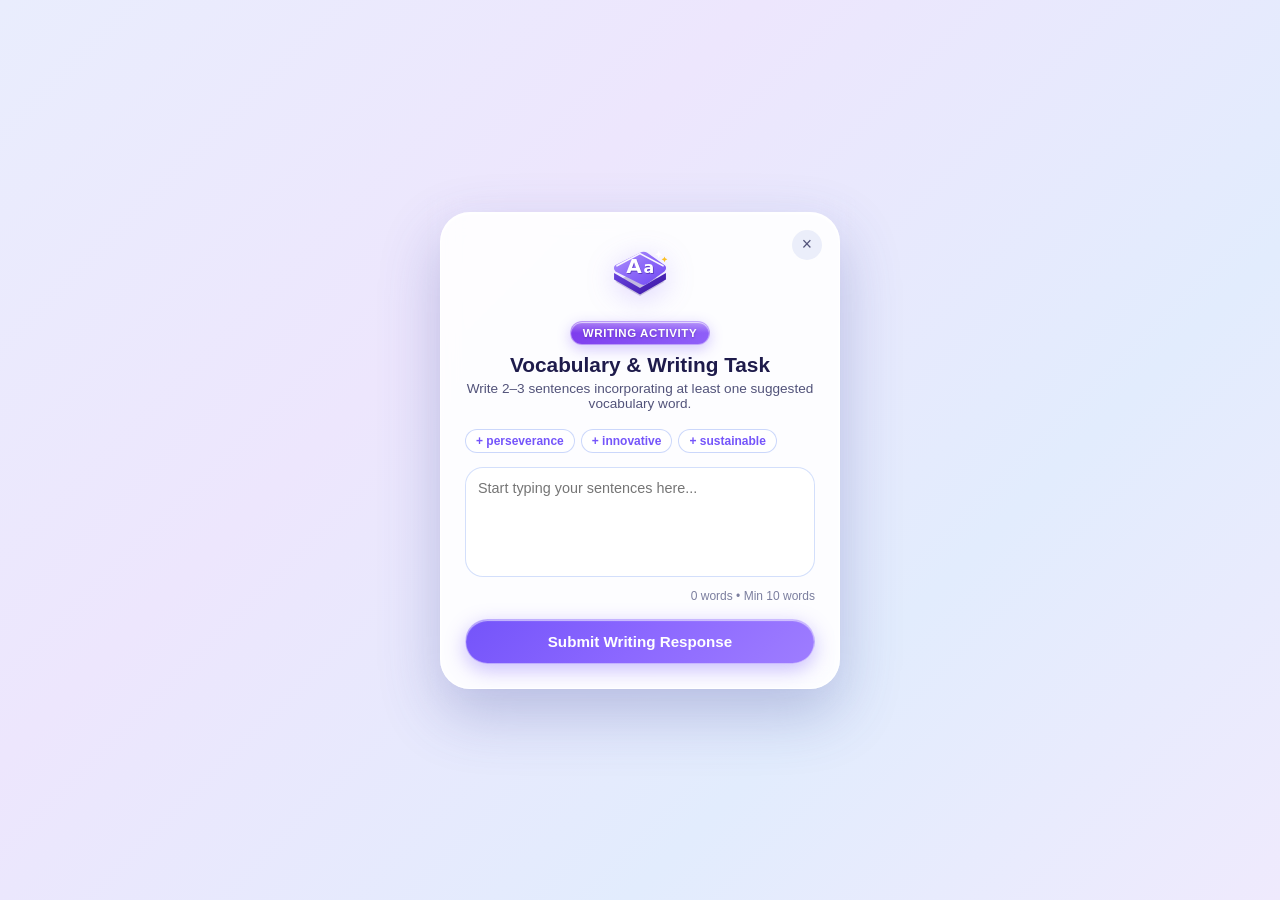
<file: test_modal_writing.html>
<!DOCTYPE html>
<html>
<head>
  <meta charset="UTF-8">
  <link rel="stylesheet" href="css/glassmorphism.css">
  <link rel="stylesheet" href="css/style.css">
</head>
<body style="min-height: 100vh; display:flex; align-items:center; justify-content:center;">
  <div class="modal-backdrop active" style="opacity: 1; pointer-events: auto; position: static; background: transparent;">
    <div class="glass-modal-card" style="transform: none;">
      <button class="modal-close-btn">&times;</button>
      <svg class="modal-header-icon" viewBox="0 0 100 100" style="width:72px; height:72px;">
        <defs>
          <linearGradient id="m-tile-face" x1="0%" y1="0%" x2="100%" y2="100%">
            <stop offset="0%" stop-color="#b197ff"/><stop offset="45%" stop-color="#8f6cf8"/><stop offset="100%" stop-color="#7048f5"/>
          </linearGradient>
          <linearGradient id="m-tile-side-l" x1="0%" y1="0%" x2="100%" y2="100%">
            <stop offset="0%" stop-color="#6741dc"/><stop offset="100%" stop-color="#4924b8"/>
          </linearGradient>
          <linearGradient id="m-tile-side-r" x1="0%" y1="0%" x2="100%" y2="100%">
            <stop offset="0%" stop-color="#552ec7"/><stop offset="100%" stop-color="#3b17a1"/>
          </linearGradient>
        </defs>
        <path d="M 16 62 L 50 82 L 84 62 L 50 45 Z" fill="#4c3d82" opacity="0.25"/>
        <path d="M 14 50 L 50 71 L 50 80 L 14 59 Z" fill="url(#m-tile-side-l)"/>
        <path d="M 50 71 L 86 50 L 86 59 L 50 80 Z" fill="url(#m-tile-side-r)"/>
        <path d="M 50 22 C 53 20 57 20 60 22 L 84 39 C 87 41 87 45 84 48 L 60 65 C 57 67 53 67 50 65 L 16 48 C 13 45 13 41 16 39 Z" fill="url(#m-tile-face)"/>
        <path d="M 18 40 L 50 23 L 82 40" stroke="#ffffff" stroke-width="2.2" stroke-linecap="round" fill="none" opacity="0.95"/>
        <text x="32" y="52" font-family="'Plus Jakarta Sans', system-ui, sans-serif" font-size="28" font-weight="900" fill="#361794" opacity="0.5">A</text>
        <text x="31" y="50" font-family="'Plus Jakarta Sans', system-ui, sans-serif" font-size="28" font-weight="900" fill="#ffffff">A</text>
        <text x="56" y="52" font-family="'Plus Jakarta Sans', system-ui, sans-serif" font-size="22" font-weight="900" fill="#361794" opacity="0.5">a</text>
        <text x="55" y="50" font-family="'Plus Jakarta Sans', system-ui, sans-serif" font-size="22" font-weight="900" fill="#ffffff">a</text>
        <polygon points="76,19 77.5,22.5 81,24 77.5,25.5 76,29 74.5,25.5 71,24 74.5,22.5" fill="#ffffff"/>
        <polygon points="84,27 85,29.5 88,31 85,32.5 84,35 83,32.5 80,31 83,29.5" fill="#fbbf24"/>
      </svg>
      <span class="glass-pill purple-badge badge-skill-writing" style="display:table; margin:0 auto 8px;">Writing Activity</span>
      <h2 class="modal-title">Vocabulary & Writing Task</h2>
      <p class="modal-desc">Write 2–3 sentences incorporating at least one suggested vocabulary word.</p>
      <div class="vocab-chips">
        <span class="vocab-chip">+ perseverance</span>
        <span class="vocab-chip">+ innovative</span>
        <span class="vocab-chip">+ sustainable</span>
      </div>
      <textarea class="writing-textarea" placeholder="Start typing your sentences here..."></textarea>
      <div class="word-count-badge">0 words • Min 10 words</div>
      <button class="glass-action-btn">Submit Writing Response</button>
    </div>
  </div>
</body>
</html>
</file>
<file: css/glassmorphism.css>
/* ==========================================================================
   GLASSMORPHISM & THEME STYLING
   Color palette & glass transparent aesthetic inspired by Picture 1:
   - Soft pastel lavender, periwinkle, sky blue, lilac
   - Multi-layered frosted glass with backdrop blur
   - High-gloss specular reflections & refractive inner borders
   - Vibrant purple pill badges & buttons
   - 3D soft lighting & glow
   ========================================================================== */

:root {
  /* Core Pastel Palette (from Picture 1) */
  --bg-gradient-1: #e9edfd;
  --bg-gradient-2: #ede6fd;
  --bg-gradient-3: #e2ecfd;
  --bg-gradient-4: #f3ecfe;
  --bg-gradient-5: #dee8fc;

  /* Glass Surface Tokens */
  --glass-surface-ultra: rgba(255, 255, 255, 0.72);
  --glass-surface-default: rgba(255, 255, 255, 0.52);
  --glass-surface-subtle: rgba(255, 255, 255, 0.38);
  --glass-surface-deep: rgba(238, 241, 255, 0.65);
  --glass-surface-card: rgba(255, 255, 255, 0.58);

  /* Glass Borders with Specular Highlights */
  --glass-border-bright: rgba(255, 255, 255, 0.95);
  --glass-border-default: rgba(255, 255, 255, 0.75);
  --glass-border-subtle: rgba(255, 255, 255, 0.45);
  --glass-border-tinted: rgba(180, 195, 245, 0.45);

  /* Glass Shadows & Highlights */
  --glass-specular-top: inset 0 1.5px 1.5px 0 rgba(255, 255, 255, 0.95);
  --glass-specular-bottom: inset 0 -1.5px 2px 0 rgba(145, 160, 230, 0.16);
  --glass-inner-glow: inset 0 0 16px rgba(255, 255, 255, 0.4);
  --glass-drop-shadow: 0 10px 30px -4px rgba(110, 125, 195, 0.18), 0 4px 12px rgba(130, 145, 215, 0.1);
  --glass-drop-shadow-lg: 0 18px 45px -8px rgba(100, 120, 205, 0.22), 0 6px 18px rgba(130, 145, 215, 0.12);

  /* Purple Accent & Badges (from Picture 1 & User Instructions) */
  --purple-primary: #7555fa;
  --purple-light: #9472ff;
  --purple-deep: #5935dd;
  --purple-gradient: linear-gradient(135deg, #7454fa 0%, #8c68ff 50%, #9e7dff 100%);
  --purple-glow: 0 6px 20px rgba(118, 85, 250, 0.38);
  --purple-badge-bg: linear-gradient(135deg, #7655fa 0%, #9371ff 100%);
  --purple-badge-shadow: 0 4px 14px rgba(118, 85, 250, 0.32), inset 0 1px 1px rgba(255, 255, 255, 0.7);

  /* Gold / Warm Highlights */
  --gold-primary: #f59e0b;
  --gold-gradient: linear-gradient(135deg, #fbbf24 0%, #f59e0b 60%, #d97706 100%);
  --gold-glow: 0 4px 16px rgba(245, 158, 11, 0.35);

  /* Typography Colors */
  --text-primary: #1e1b4b;
  --text-secondary: #52537a;
  --text-muted: #7b7e9f;
  --text-light: #ffffff;

  /* Radii */
  --radius-sm: 12px;
  --radius-md: 18px;
  --radius-lg: 24px;
  --radius-xl: 30px;
  --radius-full: 9999px;

  /* Blur Standard */
  --blur-amount: 20px;
}

/* Base Glassmorphism utility classes */
.glass-panel {
  background: var(--glass-surface-card);
  backdrop-filter: blur(var(--blur-amount)) saturate(170%);
  -webkit-backdrop-filter: blur(var(--blur-amount)) saturate(170%);
  border: 1.5px solid var(--glass-border-bright);
  box-shadow: var(--glass-specular-top), var(--glass-specular-bottom), var(--glass-drop-shadow);
  border-radius: var(--radius-lg);
  position: relative;
  overflow: hidden;
  transition: transform 0.25s cubic-bezier(0.16, 1, 0.3, 1), box-shadow 0.25s cubic-bezier(0.16, 1, 0.3, 1);
}

/* Glass Reflection Highlight Streak on top edge */
.glass-panel::before {
  content: "";
  position: absolute;
  top: 0;
  left: 10%;
  right: 10%;
  height: 1px;
  background: linear-gradient(90deg, transparent, rgba(255, 255, 255, 0.95), transparent);
  pointer-events: none;
  z-index: 1;
}

/* Deep Glass Pill for Badges & Buttons */
.glass-pill {
  display: inline-flex;
  align-items: center;
  justify-content: center;
  gap: 6px;
  border-radius: var(--radius-full);
  font-family: inherit;
  font-weight: 700;
  font-size: 0.72rem;
  letter-spacing: 0.05em;
  text-transform: uppercase;
  padding: 5px 12px;
  transition: all 0.2s ease;
  position: relative;
  overflow: hidden;
}

/* Purple Badge (Requested specifically: "Vocabulary cards with purple badges") */
.purple-badge {
  background: var(--purple-badge-bg);
  color: #ffffff;
  border: 1px solid rgba(255, 255, 255, 0.45);
  box-shadow: var(--purple-badge-shadow);
  text-shadow: 0 1px 2px rgba(45, 20, 110, 0.35);
}

.purple-badge::before {
  content: "";
  position: absolute;
  top: 0;
  left: 0;
  right: 0;
  height: 50%;
  background: linear-gradient(180deg, rgba(255, 255, 255, 0.35) 0%, transparent 100%);
  border-radius: var(--radius-full) var(--radius-full) 0 0;
  pointer-events: none;
}

/* White Glass Badge */
.white-glass-badge {
  background: rgba(255, 255, 255, 0.75);
  backdrop-filter: blur(12px);
  -webkit-backdrop-filter: blur(12px);
  color: var(--text-primary);
  border: 1px solid rgba(255, 255, 255, 0.95);
  box-shadow: 0 3px 10px rgba(100, 115, 170, 0.12), inset 0 1px 1px rgba(255, 255, 255, 0.9);
}

/* Glass Circular Buttons (Back, Bookmark, Key, Audio) */
.glass-circle-btn {
  width: 42px;
  height: 42px;
  border-radius: 50%;
  background: rgba(255, 255, 255, 0.65);
  backdrop-filter: blur(16px) saturate(160%);
  -webkit-backdrop-filter: blur(16px) saturate(160%);
  border: 1.5px solid rgba(255, 255, 255, 0.9);
  box-shadow: inset 0 1px 1px rgba(255, 255, 255, 0.9), 0 4px 14px rgba(110, 125, 200, 0.15);
  display: inline-flex;
  align-items: center;
  justify-content: center;
  cursor: pointer;
  color: var(--text-primary);
  transition: all 0.2s cubic-bezier(0.16, 1, 0.3, 1);
  outline: none;
}

.glass-circle-btn:hover {
  transform: translateY(-2px) scale(1.05);
  background: rgba(255, 255, 255, 0.85);
  box-shadow: inset 0 1px 1px rgba(255, 255, 255, 1), 0 8px 20px rgba(110, 125, 200, 0.22);
}

.glass-circle-btn:active {
  transform: translateY(0) scale(0.96);
}

/* Glass Progress Capsule Bar */
.glass-progress-wrap {
  display: flex;
  align-items: center;
  gap: 10px;
  width: 100%;
}

.glass-progress-track {
  flex: 1;
  height: 8px;
  background: rgba(255, 255, 255, 0.55);
  border: 1px solid rgba(255, 255, 255, 0.85);
  border-radius: var(--radius-full);
  position: relative;
  overflow: hidden;
  box-shadow: inset 0 1px 2px rgba(80, 95, 150, 0.12);
}

.glass-progress-fill {
  height: 100%;
  background: linear-gradient(90deg, #7454fa, #9a78ff);
  border-radius: var(--radius-full);
  box-shadow: 0 0 10px rgba(118, 85, 250, 0.5), inset 0 1px 1px rgba(255, 255, 255, 0.6);
  transition: width 0.6s cubic-bezier(0.16, 1, 0.3, 1);
  position: relative;
}

.glass-progress-fill::after {
  content: "";
  position: absolute;
  top: 0;
  left: 0;
  right: 0;
  height: 40%;
  background: linear-gradient(180deg, rgba(255, 255, 255, 0.5), transparent);
  border-radius: var(--radius-full);
}

.glass-progress-percent {
  font-size: 0.75rem;
  font-weight: 700;
  color: var(--text-secondary);
  min-width: 28px;
  text-align: right;
}

/* Ambient glowing orbs in the background */
.ambient-glow-orb {
  position: absolute;
  border-radius: 50%;
  filter: blur(65px);
  pointer-events: none;
  z-index: 0;
  opacity: 0.65;
  animation: floatOrb 12s ease-in-out infinite alternate;
}

@keyframes floatOrb {
  0% { transform: translate(0, 0) scale(1); }
  50% { transform: translate(15px, -20px) scale(1.08); }
  100% { transform: translate(-10px, 15px) scale(0.95); }
}

.orb-lavender {
  width: 280px;
  height: 280px;
  background: radial-gradient(circle, rgba(170, 145, 255, 0.45) 0%, rgba(200, 185, 255, 0.1) 70%, transparent 100%);
  top: 5%;
  left: -10%;
}

.orb-sky {
  width: 320px;
  height: 320px;
  background: radial-gradient(circle, rgba(160, 205, 255, 0.45) 0%, rgba(190, 225, 255, 0.1) 70%, transparent 100%);
  top: 35%;
  right: -15%;
  animation-duration: 15s;
  animation-direction: alternate-reverse;
}

.orb-violet {
  width: 290px;
  height: 290px;
  background: radial-gradient(circle, rgba(195, 160, 255, 0.38) 0%, rgba(220, 195, 255, 0.1) 70%, transparent 100%);
  bottom: 10%;
  left: 5%;
  animation-duration: 18s;
}
</file>
<file: css/style.css>
/* ==========================================================================
   MAIN STYLESHEET
   Mobile App Architecture combining:
   - Placement & Structure from Picture 2 (Header, Vocabulary Top, Video Mid, Activities Bottom)
   - Glassmorphism & Pastel Colors from Picture 1
   - All 4 Activity cards with exact icons from Picture 1
   ========================================================================== */

* {
  margin: 0;
  padding: 0;
  box-sizing: border-box;
  -webkit-tap-highlight-color: transparent;
}

body {
  font-family: "Plus Jakarta Sans", -apple-system, BlinkMacSystemFont, "SF Pro Display", sans-serif;
  background: linear-gradient(135deg, #e9edfd 0%, #ede6fd 35%, #e2ecfd 70%, #efeafd 100%);
  background-attachment: fixed;
  color: var(--text-primary);
  min-height: 100vh;
  display: flex;
  flex-direction: column;
  align-items: center;
  justify-content: flex-start;
  overflow-x: hidden;
  position: relative;
}

/* Background Ambient Lighting Mesh */
.ambient-mesh {
  position: fixed;
  inset: 0;
  pointer-events: none;
  z-index: 0;
  overflow: hidden;
}

/* Desktop Preview Frame / Wrapper */
.device-wrapper {
  width: 100%;
  max-width: 440px;
  min-height: 100vh;
  position: relative;
  z-index: 1;
  display: flex;
  flex-direction: column;
  padding: 12px 16px 80px;
  margin: 0 auto;
  transition: max-width 0.3s ease;
}

/* Optional Desktop Shell bezel */
.desktop-controls-bar {
  display: flex;
  align-items: center;
  justify-content: space-between;
  width: 100%;
  max-width: 440px;
  padding: 10px 16px;
  margin: 8px auto 0;
  z-index: 10;
}

.brand-badge {
  display: flex;
  align-items: center;
  gap: 8px;
  font-size: 0.85rem;
  font-weight: 700;
  color: var(--text-primary);
}

.brand-badge svg {
  width: 22px;
  height: 22px;
}

.view-toggle-btn {
  background: rgba(255, 255, 255, 0.65);
  backdrop-filter: blur(12px);
  border: 1px solid rgba(255, 255, 255, 0.85);
  border-radius: var(--radius-full);
  padding: 6px 14px;
  font-size: 0.75rem;
  font-weight: 600;
  color: var(--purple-primary);
  cursor: pointer;
  display: flex;
  align-items: center;
  gap: 6px;
  box-shadow: 0 2px 8px rgba(118, 85, 250, 0.15);
  transition: all 0.2s ease;
}

.view-toggle-btn:hover {
  background: rgba(255, 255, 255, 0.9);
  transform: translateY(-1px);
}

/* Wide Mode when toggled on desktop */
body.full-width-mode .device-wrapper {
  max-width: 680px;
}

@media (max-width: 480px) {
  .desktop-controls-bar {
    display: none;
  }
  .device-wrapper {
    padding: 8px 14px 60px;
  }
}

/* ==========================================================================
   APP HEADER (Placement from Picture 2)
   - Left: Back chevron button `<`
   - Center: Title `Unit 7.1`
   - Right: Key button & Bookmark button
   ========================================================================== */
.app-header {
  display: flex;
  align-items: center;
  justify-content: space-between;
  padding: 6px 2px 16px;
  width: 100%;
  position: sticky;
  top: 0;
  z-index: 20;
}

.header-left, .header-right {
  display: flex;
  align-items: center;
  gap: 10px;
}

.header-title-wrap {
  text-align: center;
}

.header-title {
  font-size: 1.35rem;
  font-weight: 800;
  color: var(--text-primary);
  letter-spacing: -0.02em;
}

.header-subtitle {
  font-size: 0.72rem;
  font-weight: 600;
  color: var(--text-muted);
}

.icon-key, .icon-bookmark {
  width: 19px;
  height: 19px;
  fill: currentColor;
}

.glass-circle-btn.bookmarked {
  color: var(--purple-primary);
  background: rgba(255, 255, 255, 0.9);
  box-shadow: 0 4px 14px rgba(118, 85, 250, 0.25);
}

/* ==========================================================================
   COMMON SECTION WRAPPER & HEADERS
   ========================================================================== */
.content-section {
  display: flex;
  flex-direction: column;
  gap: 14px;
  margin-bottom: 22px;
  width: 100%;
}

/* Top Hero Banner Cards (Mountains from Picture 2 with Glass pastel from Picture 1) */
.section-hero-banner {
  width: 100%;
  min-height: 135px;
  border-radius: var(--radius-xl);
  padding: 18px 20px 16px;
  position: relative;
  overflow: hidden;
  display: flex;
  flex-direction: column;
  justify-content: space-between;
  cursor: pointer;
  border: 1.5px solid rgba(255, 255, 255, 0.9);
  box-shadow: var(--glass-specular-top), 0 14px 34px -6px rgba(105, 120, 200, 0.22);
}

/* Mountain Graphic Layer inside Banners */
.banner-scenery {
  position: absolute;
  inset: 0;
  z-index: 0;
  pointer-events: none;
}

.vocab-scenery {
  background: linear-gradient(180deg, #6074b6 0%, #46558e 50%, #364478 100%);
}

.vocab-scenery::before {
  content: "";
  position: absolute;
  inset: 0;
  background: radial-gradient(circle at 80% 20%, rgba(200, 220, 255, 0.45), transparent 60%);
}

.activities-scenery {
  background: linear-gradient(180deg, #8769ab 0%, #684a8e 50%, #4b3670 100%);
}

.activities-scenery::before {
  content: "";
  position: absolute;
  inset: 0;
  background: radial-gradient(circle at 20% 20%, rgba(255, 215, 235, 0.45), transparent 60%);
}

.banner-glass-overlay {
  position: absolute;
  inset: 0;
  background: linear-gradient(180deg, rgba(255, 255, 255, 0.15) 0%, rgba(255, 255, 255, 0.02) 55%, rgba(25, 20, 50, 0.48) 100%);
  backdrop-filter: blur(1.5px);
  z-index: 1;
}

.banner-content {
  position: relative;
  z-index: 2;
  display: flex;
  align-items: center;
  justify-content: space-between;
  width: 100%;
}

.banner-title-group {
  display: flex;
  align-items: center;
  gap: 14px;
}

.banner-star-icon {
  width: 50px;
  height: 50px;
  flex-shrink: 0;
  filter: drop-shadow(0 4px 10px rgba(0, 0, 0, 0.2));
}

.banner-text h2 {
  font-size: 1.35rem;
  font-weight: 800;
  color: #ffffff;
  letter-spacing: -0.01em;
  text-shadow: 0 2px 8px rgba(0, 0, 0, 0.28);
  margin-bottom: 2px;
}

.banner-text p {
  font-size: 0.82rem;
  font-weight: 600;
  color: rgba(255, 255, 255, 0.9);
  letter-spacing: 0.02em;
}

.banner-chevron {
  color: rgba(255, 255, 255, 0.9);
  width: 30px;
  height: 30px;
  display: flex;
  align-items: center;
  justify-content: center;
  border-radius: 50%;
  background: rgba(255, 255, 255, 0.25);
  backdrop-filter: blur(8px);
  transition: transform 0.25s ease;
}

.banner-progress {
  position: relative;
  z-index: 2;
  margin-top: 14px;
}

.banner-progress .glass-progress-track {
  background: rgba(255, 255, 255, 0.35);
  border: 1px solid rgba(255, 255, 255, 0.55);
  height: 8px;
}

.banner-progress .glass-progress-percent {
  color: #ffffff;
  font-weight: 800;
  text-shadow: 0 1px 3px rgba(0, 0, 0, 0.4);
}

/* ==========================================================================
   HORIZONTAL CAROUSEL (Rounds & Activities)
   ========================================================================== */
.cards-carousel-container {
  width: 100%;
  overflow-x: auto;
  overflow-y: hidden;
  padding: 4px 4px 14px;
  margin: 0 -4px;
  display: flex;
  gap: 14px;
  scroll-snap-type: x mandatory;
  -webkit-overflow-scrolling: touch;
  scrollbar-width: none;
}

.cards-carousel-container::-webkit-scrollbar {
  display: none;
}

/* Carousel Card Style (Picture 1's Frosted Glass) */
.glass-carousel-card {
  flex: 0 0 calc(50% - 7px);
  min-width: 172px;
  max-width: 210px;
  scroll-snap-align: start;
  background: var(--glass-surface-card);
  backdrop-filter: blur(20px) saturate(170%);
  -webkit-backdrop-filter: blur(20px) saturate(170%);
  border: 1.5px solid var(--glass-border-bright);
  border-radius: var(--radius-lg);
  padding: 16px 14px 14px;
  display: flex;
  flex-direction: column;
  justify-content: space-between;
  box-shadow: var(--glass-specular-top), var(--glass-drop-shadow);
  cursor: pointer;
  transition: transform 0.25s cubic-bezier(0.16, 1, 0.3, 1), box-shadow 0.25s cubic-bezier(0.16, 1, 0.3, 1), background 0.2s ease;
  position: relative;
  overflow: hidden;
}

.glass-carousel-card::before {
  content: "";
  position: absolute;
  top: 0;
  left: 10%;
  right: 10%;
  height: 1px;
  background: linear-gradient(90deg, transparent, rgba(255, 255, 255, 0.95), transparent);
  pointer-events: none;
}

.glass-carousel-card:hover {
  transform: translateY(-4px);
  background: rgba(255, 255, 255, 0.75);
  box-shadow: var(--glass-specular-top), 0 16px 36px -4px rgba(110, 125, 210, 0.26);
}

.glass-carousel-card:active {
  transform: scale(0.97);
}

/* Card Header (Badge on Left, Medal/Icon on Right) */
.card-top-row {
  display: flex;
  align-items: center;
  justify-content: space-between;
  margin-bottom: 12px;
}

.card-top-icon {
  width: 48px;
  height: 48px;
  flex-shrink: 0;
  transition: transform 0.3s cubic-bezier(0.34, 1.56, 0.64, 1);
  filter: drop-shadow(0 4px 8px rgba(100, 80, 180, 0.16));
}

.glass-carousel-card:hover .card-top-icon {
  transform: scale(1.12) rotate(4deg);
}

/* Card Body Typography */
.card-main-info {
  margin-bottom: 14px;
}

.card-title {
  font-size: 1.08rem;
  font-weight: 800;
  color: var(--text-primary);
  margin-bottom: 3px;
  letter-spacing: -0.01em;
}

.card-subtitle {
  font-size: 0.8rem;
  font-weight: 600;
  color: var(--text-muted);
}

/* Card Bottom Progress */
.card-bottom-progress {
  margin-top: auto;
}

.card-bottom-progress .glass-progress-track {
  height: 6px;
}

.card-bottom-progress .glass-progress-percent {
  font-size: 0.72rem;
}

/* ==========================================================================
   MIDDLE SECTION: THEORY / VIDEO LESSON (Placement from Picture 2)
   ========================================================================== */
.video-theory-section {
  width: 100%;
}

.video-theory-card {
  width: 100%;
  border-radius: var(--radius-xl);
  background: linear-gradient(135deg, rgba(34, 46, 85, 0.85) 0%, rgba(20, 26, 52, 0.95) 100%);
  border: 1.5px solid rgba(255, 255, 255, 0.75);
  box-shadow: var(--glass-specular-top), 0 16px 38px -6px rgba(45, 55, 110, 0.3);
  position: relative;
  overflow: hidden;
  display: flex;
  min-height: 165px;
  cursor: pointer;
  transition: transform 0.25s ease, box-shadow 0.25s ease;
}

.video-theory-card:hover {
  transform: translateY(-2px);
  box-shadow: var(--glass-specular-top), 0 20px 45px -6px rgba(45, 55, 110, 0.38);
}

.video-preview-pane {
  flex: 1;
  position: relative;
  padding: 16px;
  display: flex;
  flex-direction: column;
  justify-content: space-between;
  overflow: hidden;
}

.video-bg-media {
  position: absolute;
  inset: 0;
  background: linear-gradient(135deg, #1e3a8a 0%, #1e293b 60%, #0f172a 100%);
  z-index: 0;
}

.video-scenery-overlay {
  position: absolute;
  inset: 0;
  background: radial-gradient(circle at 60% 40%, rgba(56, 189, 248, 0.25), transparent 70%),
              linear-gradient(180deg, rgba(0,0,0,0.1) 0%, rgba(10, 15, 35, 0.85) 100%);
  z-index: 1;
}

.video-status-badge {
  position: relative;
  z-index: 2;
  align-self: flex-start;
  background: linear-gradient(135deg, #ef4444, #f43f5e);
  color: #ffffff;
  font-size: 0.7rem;
  font-weight: 700;
  padding: 4px 11px;
  border-radius: var(--radius-full);
  box-shadow: 0 4px 12px rgba(239, 68, 68, 0.4);
  border: 1px solid rgba(255, 255, 255, 0.5);
  display: inline-flex;
  align-items: center;
  gap: 5px;
}

.video-status-badge::before {
  content: "";
  width: 6px;
  height: 6px;
  border-radius: 50%;
  background: #ffffff;
  animation: pulseBadge 1.8s infinite;
}

@keyframes pulseBadge {
  0% { transform: scale(1); opacity: 1; }
  50% { transform: scale(1.4); opacity: 0.4; }
  100% { transform: scale(1); opacity: 1; }
}

.video-info-bottom {
  position: relative;
  z-index: 2;
  display: flex;
  align-items: center;
  gap: 12px;
}

.video-play-btn {
  width: 44px;
  height: 44px;
  border-radius: 50%;
  background: rgba(255, 255, 255, 0.28);
  backdrop-filter: blur(14px);
  -webkit-backdrop-filter: blur(14px);
  border: 1.5px solid rgba(255, 255, 255, 0.8);
  display: flex;
  align-items: center;
  justify-content: center;
  box-shadow: 0 6px 18px rgba(0, 0, 0, 0.35), inset 0 1px 1px rgba(255, 255, 255, 0.8);
  flex-shrink: 0;
  transition: transform 0.2s cubic-bezier(0.34, 1.56, 0.64, 1);
}

.video-theory-card:hover .video-play-btn {
  transform: scale(1.1);
  background: rgba(255, 255, 255, 0.4);
}

.video-play-btn svg {
  width: 18px;
  height: 18px;
  fill: #ffffff;
  margin-left: 2px;
}

.video-labels {
  display: flex;
  flex-direction: column;
}

.video-tag {
  font-size: 0.65rem;
  font-weight: 700;
  letter-spacing: 0.08em;
  color: rgba(255, 255, 255, 0.7);
  text-transform: uppercase;
}

.video-title {
  font-size: 1.05rem;
  font-weight: 800;
  color: #ffffff;
  letter-spacing: -0.01em;
}

.video-test-dock {
  width: 82px;
  background: linear-gradient(180deg, #f43f5e 0%, #e11d48 100%);
  display: flex;
  flex-direction: column;
  align-items: center;
  justify-content: space-between;
  padding: 16px 8px;
  border-top-right-radius: calc(var(--radius-xl) - 2px);
  border-bottom-right-radius: calc(var(--radius-xl) - 2px);
  position: relative;
  z-index: 2;
  box-shadow: inset 1px 0 2px rgba(255, 255, 255, 0.3);
  transition: background 0.2s ease;
}

.video-test-dock:hover {
  background: linear-gradient(180deg, #fb7185 0%, #e11d48 100%);
}

.test-dock-title {
  font-size: 0.95rem;
  font-weight: 800;
  color: #ffffff;
  text-align: center;
}

.test-arrow-btn {
  width: 40px;
  height: 40px;
  border-radius: 50%;
  background: rgba(255, 255, 255, 0.25);
  border: 1.5px solid rgba(255, 255, 255, 0.7);
  display: flex;
  align-items: center;
  justify-content: center;
  color: #ffffff;
  box-shadow: 0 4px 12px rgba(0, 0, 0, 0.2);
  transition: transform 0.2s cubic-bezier(0.34, 1.56, 0.64, 1);
}

.video-theory-card:hover .test-arrow-btn {
  transform: translateX(3px) scale(1.08);
  background: rgba(255, 255, 255, 0.38);
}

.test-dock-percent {
  font-size: 0.75rem;
  font-weight: 800;
  color: #ffffff;
  text-shadow: 0 1px 2px rgba(0, 0, 0, 0.2);
}

/* ==========================================================================
   BOTTOM SECTION: 4 ACTIVITY CARDS (Reading, Listening, Writing, Speaking)
   ========================================================================== */
.activities-section {
  width: 100%;
}

.badge-skill-reading {
  background: linear-gradient(135deg, #6366f1 0%, #818cf8 100%);
}

.badge-skill-listening {
  background: linear-gradient(135deg, #8b5cf6 0%, #a78bfa 100%);
}

.badge-skill-writing {
  background: linear-gradient(135deg, #7c3aed 0%, #9061f9 100%);
}

.badge-skill-speaking {
  background: linear-gradient(135deg, #6d28d9 0%, #8b5cf6 100%);
}

.activity-card-icon {
  width: 48px;
  height: 48px;
  flex-shrink: 0;
  filter: drop-shadow(0 4px 8px rgba(100, 80, 180, 0.18));
  transition: transform 0.3s cubic-bezier(0.34, 1.56, 0.64, 1);
}

.glass-carousel-card:hover .activity-card-icon {
  transform: scale(1.15) translateY(-2px);
}

.carousel-dots {
  display: flex;
  align-items: center;
  justify-content: center;
  gap: 6px;
  margin-top: 6px;
}

.carousel-dot {
  width: 6px;
  height: 6px;
  border-radius: var(--radius-full);
  background: rgba(140, 150, 200, 0.4);
  transition: all 0.25s ease;
  cursor: pointer;
}

.carousel-dot.active {
  width: 20px;
  background: var(--purple-primary);
  box-shadow: 0 2px 6px rgba(118, 85, 250, 0.4);
}

/* ==========================================================================
   INTERACTIVE MODAL OVERLAYS
   ========================================================================== */
.modal-backdrop {
  position: fixed;
  inset: 0;
  background: rgba(25, 20, 50, 0.45);
  backdrop-filter: blur(16px);
  -webkit-backdrop-filter: blur(16px);
  z-index: 100;
  display: flex;
  align-items: center;
  justify-content: center;
  padding: 16px;
  opacity: 0;
  pointer-events: none;
  transition: opacity 0.3s ease;
}

.modal-backdrop.active {
  opacity: 1;
  pointer-events: auto;
}

.glass-modal-card {
  width: 100%;
  max-width: 400px;
  background: rgba(255, 255, 255, 0.9);
  backdrop-filter: blur(28px) saturate(180%);
  -webkit-backdrop-filter: blur(28px) saturate(180%);
  border: 1.5px solid rgba(255, 255, 255, 0.95);
  border-radius: var(--radius-xl);
  padding: 24px;
  box-shadow: 0 24px 60px rgba(70, 80, 160, 0.3), var(--glass-specular-top);
  transform: translateY(20px) scale(0.95);
  transition: transform 0.3s cubic-bezier(0.16, 1, 0.3, 1);
  position: relative;
  max-height: 90vh;
  overflow-y: auto;
}

.modal-backdrop.active .glass-modal-card {
  transform: translateY(0) scale(1);
}

.modal-close-btn {
  position: absolute;
  top: 16px;
  right: 16px;
  width: 32px;
  height: 32px;
  border-radius: 50%;
  background: rgba(200, 210, 240, 0.35);
  border: 1px solid rgba(255, 255, 255, 0.9);
  display: flex;
  align-items: center;
  justify-content: center;
  font-size: 1.1rem;
  color: var(--text-secondary);
  cursor: pointer;
  transition: all 0.2s ease;
}

.modal-close-btn:hover {
  background: rgba(200, 210, 240, 0.6);
  color: var(--text-primary);
}

.modal-header-icon {
  width: 64px;
  height: 64px;
  margin: 0 auto 12px;
  display: block;
  filter: drop-shadow(0 6px 14px rgba(118, 85, 250, 0.25));
}

.modal-title {
  text-align: center;
  font-size: 1.3rem;
  font-weight: 800;
  color: var(--text-primary);
  margin-bottom: 4px;
}

.modal-desc {
  text-align: center;
  font-size: 0.85rem;
  color: var(--text-secondary);
  margin-bottom: 18px;
}

.interactive-content-box {
  background: rgba(240, 243, 255, 0.7);
  border: 1px solid rgba(255, 255, 255, 0.9);
  border-radius: var(--radius-md);
  padding: 16px;
  margin-bottom: 18px;
  font-size: 0.9rem;
  color: var(--text-primary);
  line-height: 1.5;
}

.quiz-options {
  display: flex;
  flex-direction: column;
  gap: 10px;
  margin-bottom: 20px;
}

.quiz-option-btn {
  width: 100%;
  padding: 12px 16px;
  border-radius: var(--radius-md);
  background: rgba(255, 255, 255, 0.85);
  border: 1.5px solid rgba(210, 220, 250, 0.8);
  font-size: 0.88rem;
  font-weight: 600;
  color: var(--text-primary);
  text-align: left;
  cursor: pointer;
  display: flex;
  align-items: center;
  justify-content: space-between;
  transition: all 0.2s ease;
}

.quiz-option-btn:hover {
  border-color: var(--purple-light);
  background: #ffffff;
  transform: translateX(3px);
}

.quiz-option-btn.selected-correct {
  background: #ecfdf5;
  border-color: #10b981;
  color: #065f46;
}

.quiz-option-btn.selected-wrong {
  background: #fef2f2;
  border-color: #ef4444;
  color: #991b1b;
}

.glass-action-btn {
  width: 100%;
  padding: 13px;
  border-radius: var(--radius-full);
  background: var(--purple-gradient);
  color: #ffffff;
  font-weight: 700;
  font-size: 0.95rem;
  border: 1px solid rgba(255, 255, 255, 0.5);
  box-shadow: var(--purple-glow), inset 0 1px 1px rgba(255, 255, 255, 0.6);
  cursor: pointer;
  display: flex;
  align-items: center;
  justify-content: center;
  gap: 8px;
  transition: all 0.25s ease;
}

.glass-action-btn:hover {
  transform: translateY(-2px);
  box-shadow: 0 10px 25px rgba(118, 85, 250, 0.45);
}

.glass-action-btn:active {
  transform: translateY(0);
}

.audio-player-box {
  display: flex;
  align-items: center;
  gap: 12px;
  padding: 14px;
  border-radius: var(--radius-md);
  background: rgba(255, 255, 255, 0.85);
  border: 1px solid rgba(220, 230, 255, 0.8);
  margin-bottom: 16px;
}

.audio-play-trigger {
  width: 40px;
  height: 40px;
  border-radius: 50%;
  background: var(--purple-gradient);
  border: none;
  color: #ffffff;
  display: flex;
  align-items: center;
  justify-content: center;
  cursor: pointer;
  box-shadow: var(--purple-badge-shadow);
  flex-shrink: 0;
}

.audio-wave-bars {
  display: flex;
  align-items: center;
  gap: 3px;
  flex: 1;
  height: 32px;
}

.wave-bar {
  flex: 1;
  background: #cbd5e1;
  border-radius: 2px;
  height: 30%;
  transition: height 0.2s ease, background 0.2s ease;
}

.audio-player-box.playing .wave-bar {
  background: var(--purple-primary);
  animation: waveJump 1s ease-in-out infinite alternate;
}

@keyframes waveJump {
  0% { height: 20%; }
  50% { height: 95%; }
  100% { height: 35%; }
}

.mic-action-container {
  display: flex;
  flex-direction: column;
  align-items: center;
  gap: 14px;
  padding: 18px 0;
}

.speaking-mic-button {
  width: 72px;
  height: 72px;
  border-radius: 50%;
  background: var(--purple-gradient);
  border: 3px solid rgba(255, 255, 255, 0.8);
  color: #ffffff;
  display: flex;
  align-items: center;
  justify-content: center;
  cursor: pointer;
  box-shadow: 0 8px 24px rgba(118, 85, 250, 0.45);
  transition: transform 0.2s ease;
  position: relative;
}

.speaking-mic-button.recording {
  animation: recordingPulse 1.4s infinite;
  background: linear-gradient(135deg, #ef4444, #f43f5e);
}

@keyframes recordingPulse {
  0% { box-shadow: 0 0 0 0 rgba(239, 68, 68, 0.6); }
  70% { box-shadow: 0 0 0 18px rgba(239, 68, 68, 0); }
  100% { box-shadow: 0 0 0 0 rgba(239, 68, 68, 0); }
}

.writing-textarea {
  width: 100%;
  height: 110px;
  padding: 12px;
  border-radius: var(--radius-md);
  border: 1.5px solid rgba(200, 215, 250, 0.8);
  background: rgba(255, 255, 255, 0.9);
  font-family: inherit;
  font-size: 0.9rem;
  color: var(--text-primary);
  resize: none;
  outline: none;
  transition: border-color 0.2s ease, box-shadow 0.2s ease;
  margin-bottom: 8px;
}

.writing-textarea:focus {
  border-color: var(--purple-primary);
  box-shadow: 0 0 0 3px rgba(118, 85, 250, 0.15);
}

.word-count-badge {
  font-size: 0.75rem;
  color: var(--text-muted);
  text-align: right;
  margin-bottom: 16px;
}

.vocab-chips {
  display: flex;
  flex-wrap: wrap;
  gap: 6px;
  margin-bottom: 14px;
}

.vocab-chip {
  padding: 4px 10px;
  border-radius: var(--radius-full);
  background: rgba(255, 255, 255, 0.8);
  border: 1px solid rgba(190, 205, 250, 0.8);
  font-size: 0.75rem;
  font-weight: 600;
  color: var(--purple-primary);
  cursor: pointer;
}

.glass-toast {
  position: fixed;
  bottom: 24px;
  left: 50%;
  transform: translateX(-50%) translateY(80px);
  background: rgba(30, 27, 75, 0.88);
  backdrop-filter: blur(14px);
  color: #ffffff;
  padding: 10px 20px;
  border-radius: var(--radius-full);
  font-size: 0.85rem;
  font-weight: 600;
  box-shadow: 0 10px 30px rgba(0, 0, 0, 0.25);
  border: 1px solid rgba(255, 255, 255, 0.2);
  z-index: 120;
  transition: transform 0.3s cubic-bezier(0.16, 1, 0.3, 1);
  pointer-events: none;
  display: flex;
  align-items: center;
  gap: 8px;
}

.glass-toast.show {
  transform: translateX(-50%) translateY(0);
}
/* Additional Grid Layout for Activities when toggled */
.activities-view-switcher {
  display: flex;
  align-items: center;
  justify-content: space-between;
  padding: 0 4px;
  margin-bottom: -4px;
}

.activities-view-label {
  font-size: 0.8rem;
  font-weight: 700;
  color: var(--text-secondary);
}

.view-mode-pills {
  display: flex;
  background: rgba(255, 255, 255, 0.55);
  backdrop-filter: blur(12px);
  padding: 3px;
  border-radius: var(--radius-full);
  border: 1px solid rgba(255, 255, 255, 0.85);
  gap: 2px;
}

.view-mode-pill {
  border: none;
  background: transparent;
  padding: 4px 10px;
  border-radius: var(--radius-full);
  font-size: 0.72rem;
  font-weight: 700;
  color: var(--text-secondary);
  cursor: pointer;
  display: flex;
  align-items: center;
  gap: 4px;
  transition: all 0.2s ease;
}

.view-mode-pill.active {
  background: var(--purple-gradient);
  color: #ffffff;
  box-shadow: 0 2px 8px rgba(118, 85, 250, 0.35);
}

/* Grid Mode for Activities */
.cards-carousel-container.grid-view-mode {
  display: grid;
  grid-template-columns: repeat(2, 1fr);
  gap: 12px;
  overflow-x: visible;
  scroll-snap-type: none;
}

.cards-carousel-container.grid-view-mode .glass-carousel-card {
  min-width: 0;
  max-width: 100%;
  flex: none;
}

.cards-carousel-container.grid-view-mode + .carousel-dots {
  display: none;
}
</file>
